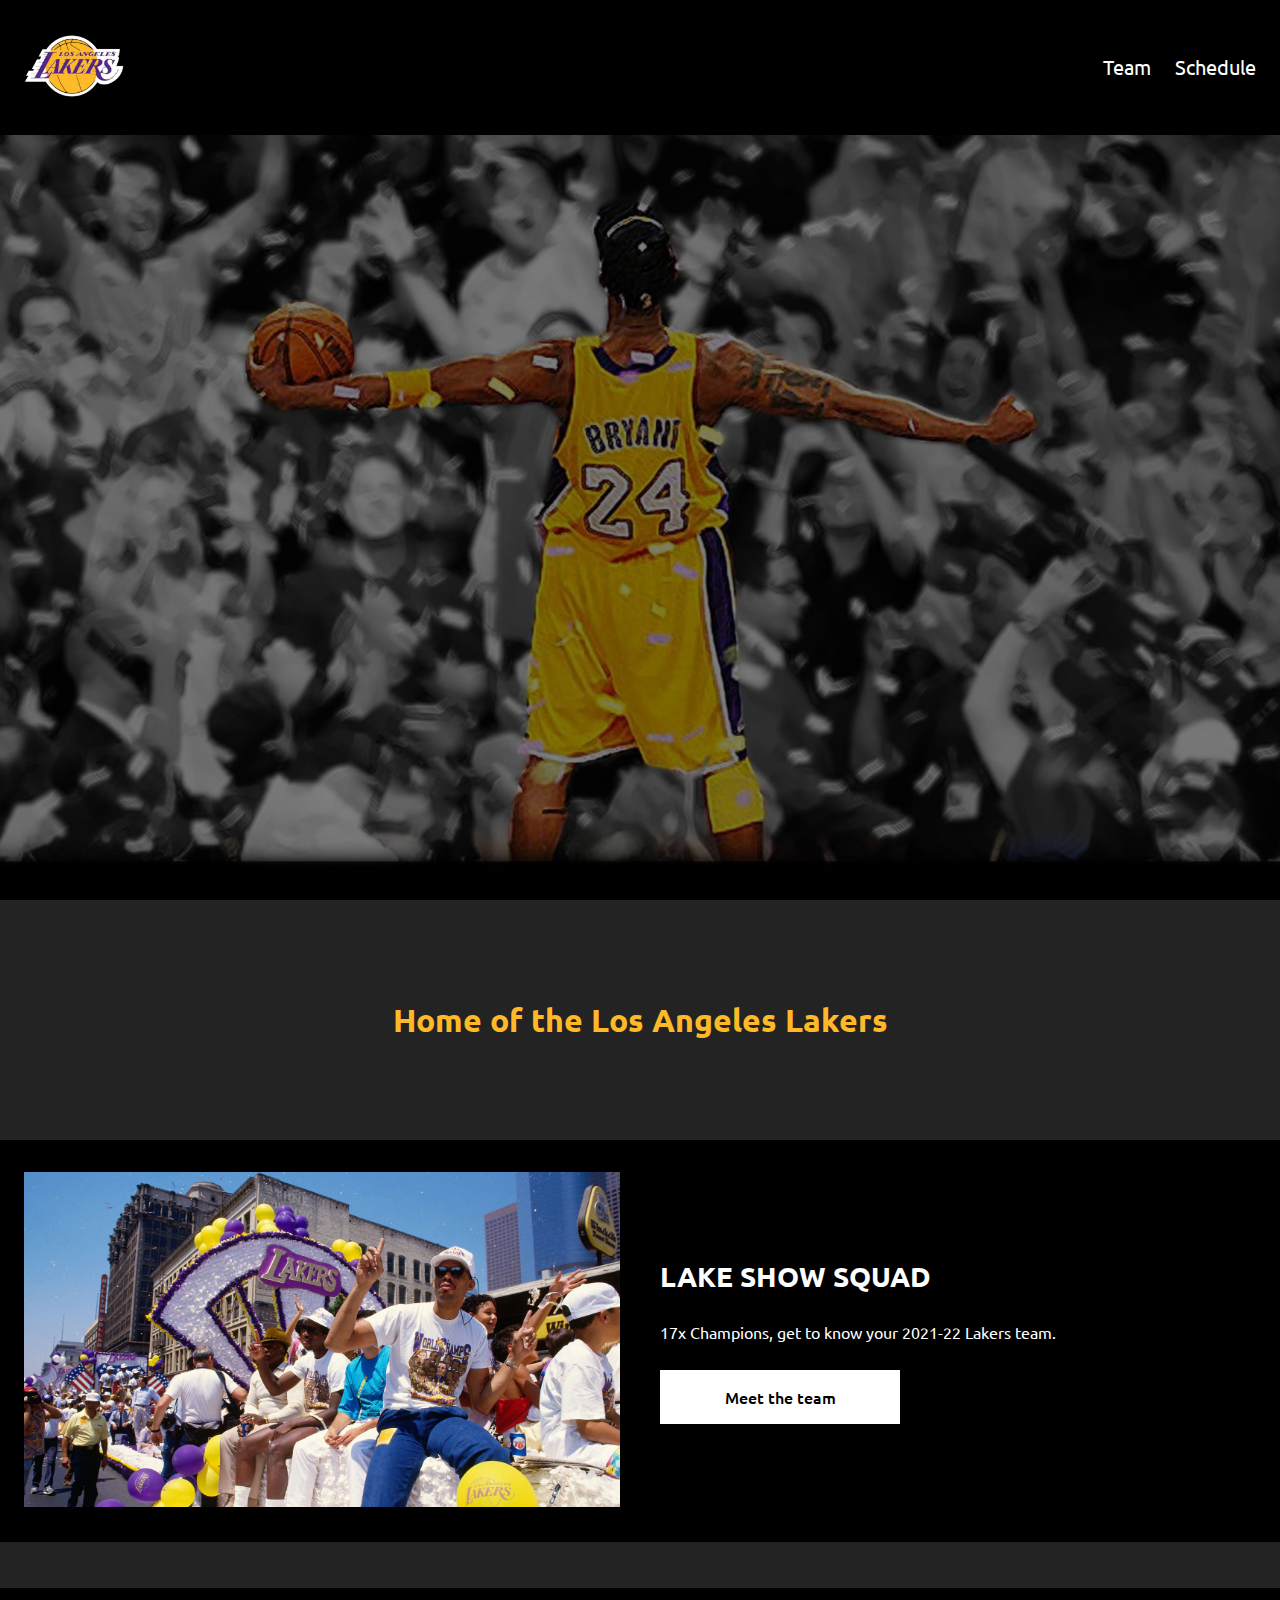
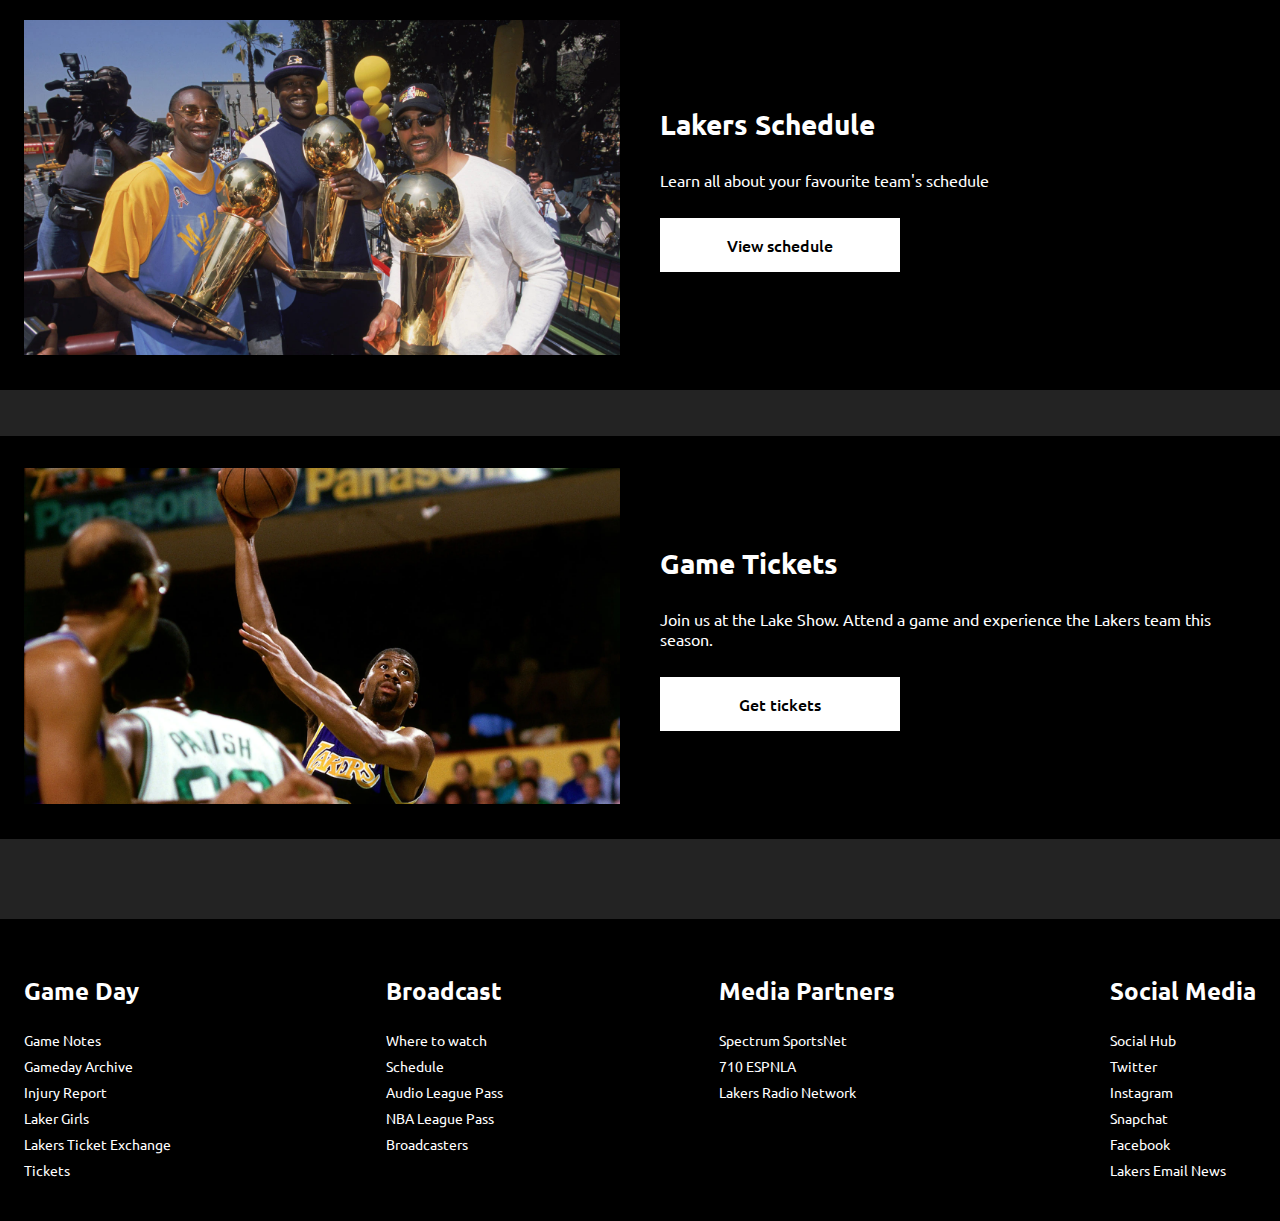
<file: landing-page/index.html>
<!DOCTYPE html>
<html lang="en">

<head>
      <meta charset="UTF-8" />
      <meta http-equiv="X-UA-Compatible" content="IE=edge" />
      <meta name="viewport" content="width=device-width, initial-scale=1.0" />
      <title>Los Angeles Lakers</title>
      <link rel="shortcut icon" type="image/x-icon" href="images/lakers70x70.webp">
      <link rel="preconnect" href="https://fonts.googleapis.com">
      <link rel="preconnect" href="https://fonts.gstatic.com" crossorigin>
      <link href="https://fonts.googleapis.com/css2?family=Ubuntu:ital,wght@0,300;0,400;0,500;0,700;1,300;1,400;1,500;1,700&display=swap" rel="stylesheet">
      <link rel="stylesheet" type="text/css" href="main.css" />
      <script type='text/javascript' src='app.js' defer></script>
</head>

<body>
      <nav class="dark-background">
            <div class="website-container navbar">
                  <section class="logo">
                        <a href="index.html">
                              <img style="width: 100px" src="images/logo.webp" alt="Los Angeles Lakers Team Crest" />
                        </a>
                  </section>
                  <section id="menu">
                        <a class='menu-item' href="team.html">Team</a>
                        <a class='menu-item' href="schedule.html">Schedule</a>
                  </section>
            </div>
      </nav>
      <main>

            <section class='hero-image'>
            </section>

            <section class='website-container'>
                  <h1 class='center-text accent'>Home of the Los Angeles Lakers</h1>
            </section>

            <section class="dark-background website-container">
                  <section class="responsive-grid">
                        <picture>
                              <img src="images/lakers-parade.webp" alt="Los Angeles Lakers Parade" />
                        </picture>
                        <section class='flex-text'>
                              <h2>LAKE SHOW SQUAD</h2>
                              <p>17x Champions, get to know your 2021-22 Lakers team.</p>
                              <button onclick=" location.href='team.html'" type="button">
                                    Meet the team
                              </button>
                        </section>
                  </section>
            </section>

            <div class="dark-background website-container">
                  <section class="responsive-grid">
                        <picture>
                              <img src="images/schedule-index.webp" alt="Los Angeles Lakers Team" />
                        </picture>
                        <section class='flex-text'>
                              <h2>Lakers Schedule</h2>
                              <p>Learn all about your favourite team's schedule</p>
                              <button onclick="location.href='schedule.html'" type="button">
                                    View schedule
                              </button>
                        </section>
                  </section>
            </div>

            <div class="dark-background website-container">
                  <section class="responsive-grid">
                        <picture>
                              <img src="images/tickets-index.webp" alt="A picture of Majic Johnson" />
                        </picture>
                        <section class='flex-text'>
                              <h2>Game Tickets</h2>
                              <p>Join us at the Lake Show. Attend a game and experience the Lakers team this season.</p>
                              <button onclick="location.href='tickets.html'" type="button">
                                    Get tickets
                              </button>
                        </section>
                  </section>
            </div>


      </main>
      <footer class='dark-background'>
            <div class='website-container'>
                  <div class='responsive-grid'>
                        <section class='footer-list'>
                              <h3>Game Day</h3>
                              <ul>
                                    <li>Game Notes</li>
                                    <li>Gameday Archive</li>
                                    <li>Injury Report</li>
                                    <li>Laker Girls</li>
                                    <li>Lakers Ticket Exchange</li>
                                    <li>Tickets</li>
                              </ul>
                        </section>
                        <section class='footer-list'>
                              <h3>Broadcast</h3>
                              <ul>
                                    <li>Where to watch</li>
                                    <li>Schedule</li>
                                    <li>Audio League Pass</li>
                                    <li>NBA League Pass</li>
                                    <li>Broadcasters</li>
                              </ul>
                        </section>
                        <section class='footer-list'>
                              <h3>Media Partners</h3>
                              <ul>
                                    <li>Spectrum SportsNet</li>
                                    <li>710 ESPNLA</li>
                                    <li>Lakers Radio Network</li>
                              </ul>
                        </section>
                        <section class='footer-list'>
                              <h3>Social Media</h3>
                              <ul>
                                    <li>Social Hub</li>
                                    <li>Twitter</li>
                                    <li>Instagram</li>
                                    <li>Snapchat</li>
                                    <li>Facebook</li>
                                    <li>Lakers Email News</li>
                              </ul>
                        </section>
                  </div>
            </div>
      </footer>
</body>

</html>
</file>
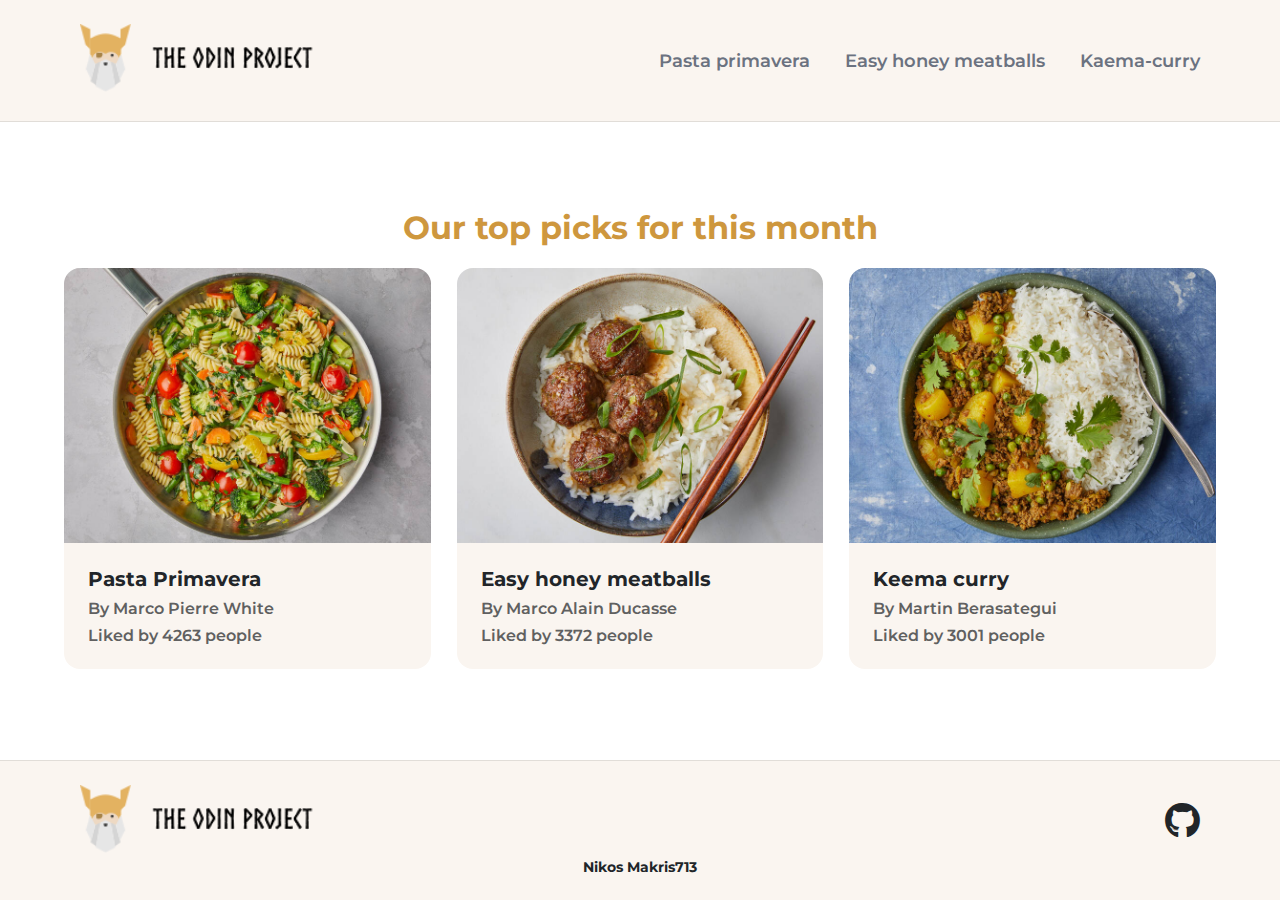
<file: recipe-pages/index.html>
<!DOCTYPE html>
<html lang="en">

<head>
      <meta charset="UTF-8">
      <meta http-equiv="X-UA-Compatible" content="IE=edge">
      <meta name="viewport" content="width=device-width, initial-scale=1.0">
      <link href="font-awesome/css/all.min.css" rel="stylesheet">
      <link rel="preconnect" href="https://fonts.googleapis.com">
      <link rel="preconnect" href="https://fonts.gstatic.com" crossorigin>
      <link href="https://fonts.googleapis.com/css2?family=Montserrat:ital,wght@0,100;0,200;0,300;0,400;0,500;0,600;0,700;0,800;0,900;1,100;1,200;1,300;1,400;1,500;1,600;1,700;1,800;1,900&display=swap" rel="stylesheet">
      <link href="css/styles.css" rel="stylesheet">
      <script src="js/script.js" defer></script>
      <link rel="icon" type="image/x-icon" href="/images/favicon.png">
      <title>Odin's Recipes</title>
</head>

<body>
      <header>
            <nav id="navigation-desktop" class="colored-section">
                  <section class="topnav width-wrapper">
                        <section class="logo">
                              <a href="index.html">
                                    <img src="images/logo.png" alt="logo">
                              </a>
                        </section>
                        <section class="menu-elemets">
                              <a href="pasta-primavera.html">Pasta primavera</a>
                              <a href="easy-honey-meatballs.html">Easy honey meatballs</a>
                              <a href="kaema-curry.html">Kaema-curry</a>
                        </section>
                  </section>
            </nav>

            <nav id="navigation-mobile" class="colored-section">
                  <section class="topnav width-wrapper">
                        <section class="logo">
                              <a href="index.html">
                                    <img src="images/logo.png" alt="logo">
                              </a>
                        </section>
                        <section class="hamburger-lines" onclick="clickMenu()">
                              <span class="line" id="line1"></span>
                              <span class="line" id="line2"></span>
                              <span class="line" id="line3"></span>
                        </section>
                  </section>
                  <section id="menu-elements-mobile" class="main-background">
                        <a href="pasta-primavera.html">Pasta primavera</a>
                        <a href="easy-honey-meatballs.html">Easy honey meatballs</a>
                        <a href="kaema-curry.html">Kaema-curry</a>
                  </section>
            </nav>
      </header>

      <main>
            <section class="width-wrapper recipes-reccomendations">
                  <h1 class="heading-centered accent header-space">Our top picks for this month</h1>
                  <div class="responsive-grid">
                        <article class="image-infobar-container">
                              <img class="recipe-image" src="images/pasta-primavera.jpeg" alt="A pasta primavera dish">
                              <section class="colored-section infobar">
                                    <a href='pasta-primavera.html'>
                                          <h3 class="m-0 ">Pasta Primavera</h3>
                                    </a>
                                    <h4 class="m-0 text-secondary">By Marco Pierre White</h4>
                                    <h4 class="m-0 text-secondary">Liked by 4263 people</h4>
                              </section>
                        </article>
                        <article class="image-infobar-container">
                              <img class="recipe-image" src="images/easy-honey-meatballs.jpeg" alt="Honey soy glazed meatballs">
                              <section class="colored-section infobar">
                                    <a href='easy-honey-meatballs.html'>
                                          <h3 class="m-0">Easy honey meatballs</h3>
                                    </a>
                                    <h4 class="m-0 text-secondary">By Marco Alain Ducasse</h4>
                                    <h4 class="m-0 text-secondary">Liked by 3372 people</h4>
                              </section>
                        </article>

                        <article class="image-infobar-container">
                              <img class="recipe-image" src="images/keema-curry.jpeg" alt="Kaema curry">
                              <section class="colored-section infobar">
                                    <a href='kaema-curry.html'>
                                          <h3 class="m-0">Keema curry</h3>
                                    </a>
                                    <h4 class="m-0 text-secondary">By Martin Berasategui</h4>
                                    <h4 class="m-0 text-secondary">Liked by 3001 people</h4>
                              </section>
                        </article>
                  </div>
            </section>
      </main>



      <footer class="colored-section">
            <section class="footer width-wrapper">
                  <section class="logo">
                        <a href="index.html">
                              <img src="images/logo.png" alt="logo">
                        </a>
                  </section>
                  <section class="flex">
                        <a aria-label="Website developer Github profile" href="https://github.com/NikosMakris713">
                              <i class="fab fa-github fa-2x"></i>
                        </a>
                  </section>
            </section>
            <a aria-label="Website developer Github profile" href="https://github.com/NikosMakris713">
                  <h5 class="heading-centered m-0">Nikos Makris713</h5>
            </a>
      </footer>

</body>

</html>
</file>
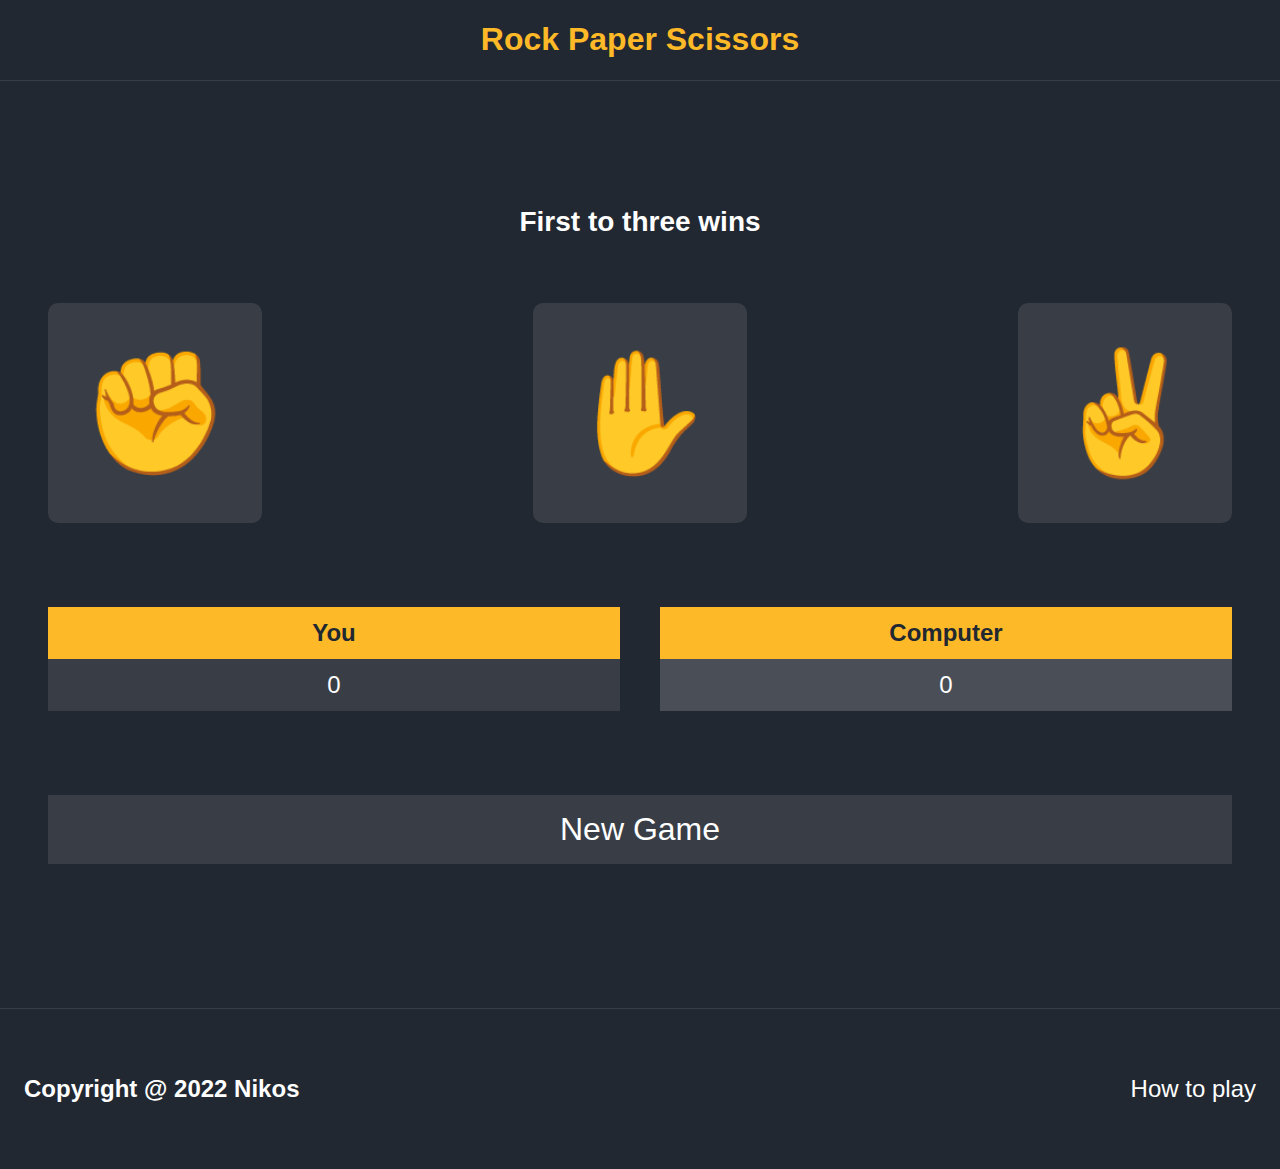
<file: rock-paper-scissors/index.html>
<!DOCTYPE html>
<html lang="en">

<head>
      <meta charset="UTF-8">
      <meta http-equiv="X-UA-Compatible" content="IE=edge">
      <meta name="viewport" content="width=device-width, initial-scale=1.0">
      <link rel="stylesheet" href="main.css">
      <script src="script.js" defer></script>
      <title>Rock Paper Scissors</title>
      <link rel="icon" type="image/x-icon" href="favicon.png">
</head>

<body>
      <header>
            <h1 class='center-text accent'>Rock Paper Scissors</h1>
      </header>
      <main>

            <section class='website-container'>
                  <h2 class='center-text' id='score-update'>First to three wins</h2>
                  <section class='website-container flex-row-center'>
                        <button class='sign-button'">✊</button>
                <button class=" sign-button">✋</button>
                        <button class="sign-button">✌</button>
                  </section>
                  <div class='website-container'>
                        <section class='flex-row-center'>
                              <table id='score-table-player'>
                                    <tr>
                                          <th scope="col">You</th>
                                    </tr>
                                    <tr class='game-info'>
                                          <td id='player-score' data-label="You">0</td>
                                    </tr>
                              </table>
                              <table id='score-table-computer'>
                                    <tr>
                                          <th scope="col">Computer</th>
                                    </tr>
                                    <tr class='game-info'>
                                          <td id='computer-score' data-label="Computer">0</td>
                                    </tr>
                              </table>
                        </section>
                  </div>
                  <div class='website-container'>
                        <button id='new-game-button'>New Game</button>
                  </div>

      </main>
      <footer>
            <section class='website-container flex-row-center'>
                  <h3>Copyright @ 2022 Nikos</h3>
                  <a href='https://wrpsa.com/the-official-rules-of-rock-paper-scissors/' target="_blank" rel="noopener noreferrer"'>How to play</a>
        </section>
    </footer>
</body>

</html>
</file>
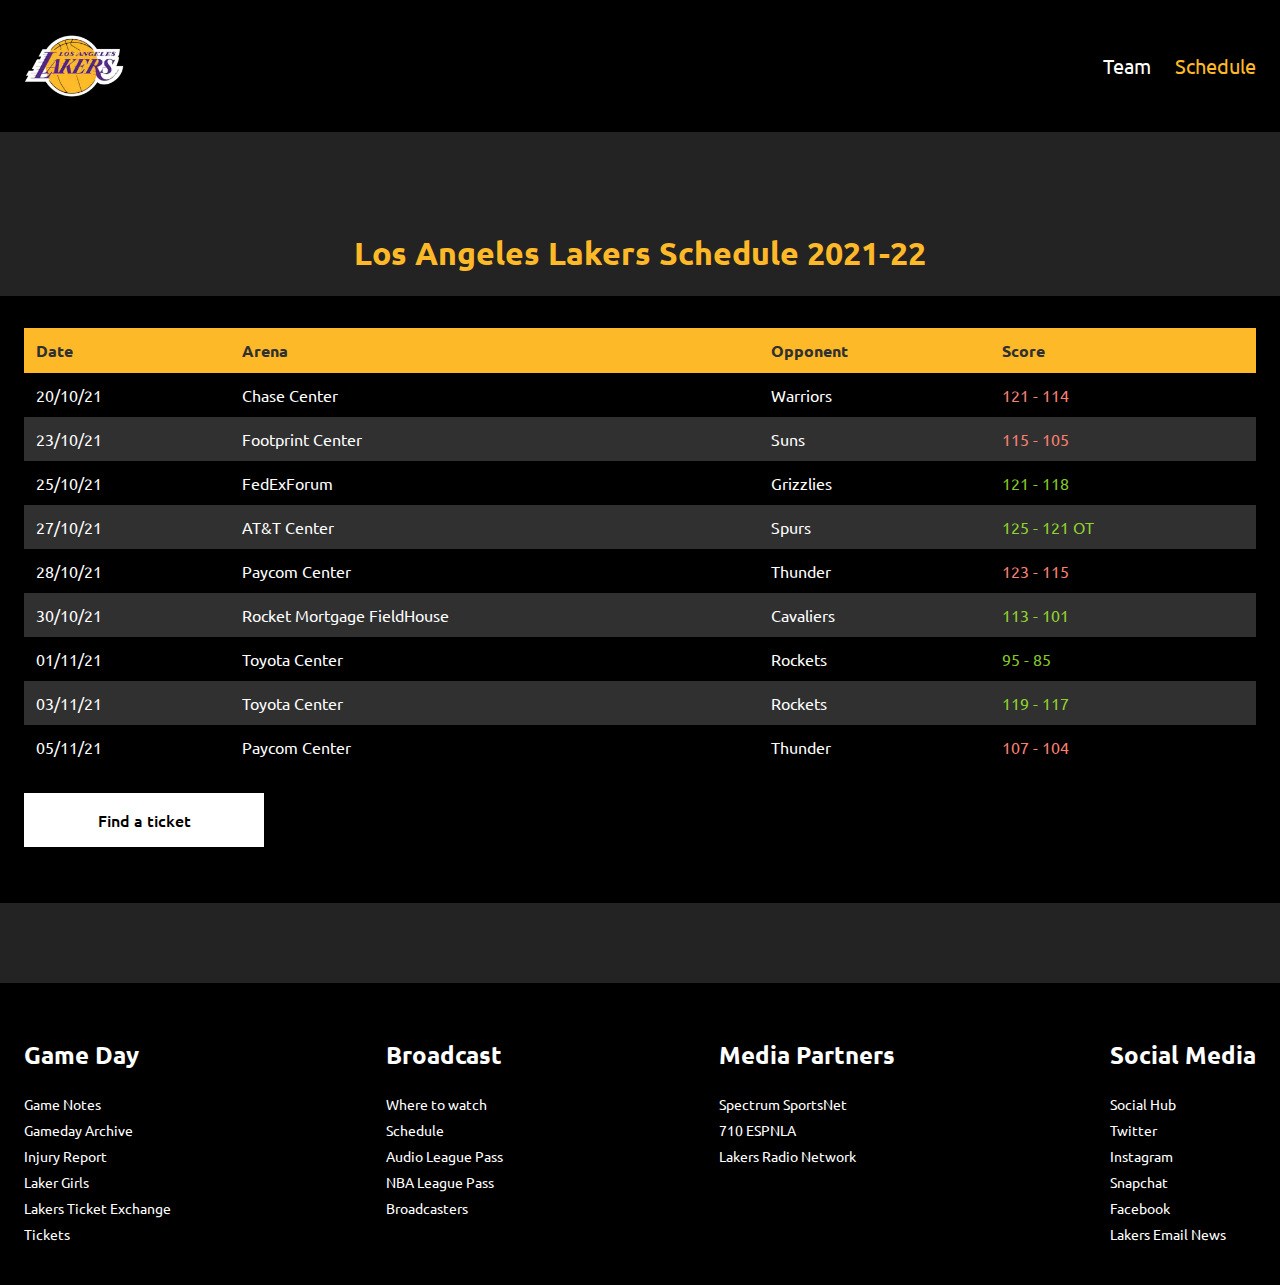
<file: landing-page/schedule.html>
<html lang="en">

<head>
      <meta charset="UTF-8" />
      <meta http-equiv="X-UA-Compatible" content="IE=edge" />
      <meta name="viewport" content="width=device-width, initial-scale=1.0" />
      <title>Los Angeles Lakers Schedule</title>
      <link rel="shortcut icon" type="image/x-icon" href="images/lakers70x70.webp">
      <link rel="preconnect" href="https://fonts.googleapis.com">
      <link rel="preconnect" href="https://fonts.gstatic.com" crossorigin>
      <link href="https://fonts.googleapis.com/css2?family=Ubuntu:ital,wght@0,300;0,400;0,500;0,700;1,300;1,400;1,500;1,700&display=swap" rel="stylesheet">
      <link rel="stylesheet" href="https://cdnjs.cloudflare.com/ajax/libs/font-awesome/6.1.1/css/all.min.css">
      <link rel="stylesheet" type="text/css" href="main.css" />
      <link rel="stylesheet" type="text/css" href="schedule.css" />
      <script type='text/javascript' src='app.js' defer></script>
      <script type='text/javascript' src='modal.js' defer></script>
</head>

<body>

      <nav class="dark-background">
            <div class="website-container navbar">
                  <section class="logo">
                        <a href="index.html">
                              <img style="width: 100px" src="images/logo.webp" alt="Los Angeles Lakers Team Crest" />
                        </a>
                  </section>
                  <section id="menu">
                        <a tabindex='0' class='menu-item' href="team.html">Team</a>
                        <a class='menu-item' href="schedule.html">Schedule</a>
                  </section>
            </div>
      </nav>
      <main>
            <section class="team-schedule">
                  <h1 class='center-text accent'>Los Angeles Lakers Schedule 2021-22</h1>
                  <div class="dark-background website-container">
                        <table id='schedule-table' style=" width: 100%;" cellpadding="12px">
                              <tbody>
                                    <thead>
                                          <th scope="col">Date</th>
                                          <th scope="col">Arena</th>
                                          <th scope="col">Opponent</th>
                                          <th scope="col">Score</th>
                                    </thead>
                                    <tr tabindex='1' class='game-info'>
                                          <td data-label="Date">20/10/21</td>
                                          <td data-label="Arena">Chase Center</td>
                                          <td data-label="Opponent">Warriors</td>
                                          <td data-label="Score" class='match-lost'>121 - 114</td>
                                    </tr>
                                    <tr tabindex='2' class='game-info'>
                                          <td data-label="Date">23/10/21</td>
                                          <td data-label="Arena">Footprint Center</td>
                                          <td data-label="Opponent">Suns</td>
                                          <td data-label="Score" class='match-lost'>115 - 105</td>
                                    </tr>
                                    <tr tabindex='3' class='game-info'>
                                          <td data-label="Date">25/10/21</td>
                                          <td data-label="Arena">FedExForum</td>
                                          <td data-label="Opponent" data-label="Arena">Grizzlies</td>
                                          <td data-label="Score" class='match-won'>121 - 118</td>
                                    </tr>
                                    <tr tabindex='4' class='game-info'>
                                          <td data-label="Date">27/10/21</td>
                                          <td data-label="Arena">AT&T Center</td>
                                          <td data-label="Opponent">Spurs</td>
                                          <td data-label="Score" class='match-won'>125 - 121 OT</td>
                                    </tr>
                                    <tr tabindex='5' class='game-info'>
                                          <td data-label="Date">28/10/21</td>
                                          <td data-label="Arena">Paycom Center</td>
                                          <td data-label="Opponent">Thunder</td>
                                          <td data-label="Score" class='match-lost'>123 - 115</td>
                                    </tr>
                                    <tr tabindex='6' class='game-info'>
                                          <td data-label="Date">30/10/21</td>
                                          <td data-label="Arena">Rocket Mortgage FieldHouse</td>
                                          <td data-label="Opponent">Cavaliers</td>
                                          <td data-label="Score" class='match-won'>113 - 101</td>
                                    </tr>
                                    <tr tabindex='7' class='game-info'>
                                          <td data-label="Date">01/11/21</td>
                                          <td data-label="Arena">Toyota Center</td>
                                          <td data-label="Opponent">Rockets</td>
                                          <td data-label="Score" class='match-won'>95 - 85</td>
                                    </tr>
                                    <tr tabindex='8' class='game-info'>
                                          <td data-label="Date">03/11/21</td>
                                          <td data-label="Arena">Toyota Center</td>
                                          <td data-label="Opponent">Rockets</td>
                                          <td data-label="Score" class='match-won'>119 - 117</td>
                                    </tr>
                                    <tr tabindex='9' class='game-info'>
                                          <td data-label="Date">05/11/21</td>
                                          <td data-label="Arena">Paycom Center</td>
                                          <td data-label="Opponent">Thunder</td>
                                          <td data-label="Score" class='match-lost'>107 - 104</td>
                                    </tr>
                              </tbody>
                        </table>
                        <button id="myBtn" class='spacer' type="button">Find a ticket</button>
                  </div>

                  </div>

                  <div id="myModal" class="modal">
                        <div class="modal-content">
                              <span class="close">&times;</span>
                              <section>
                                    <h3 class='center-text'>Match Details</h3>
                                    <table id='game-details' style=" width: 100%;" cellpadding="12px">
                                          <tbody>
                                                <thead>
                                                      <th scope="col">Date and time</th>
                                                      <th scope="col">Arena</th>
                                                      <th scope="col">Tickets</th>
                                                      <th scope="col">Watch live</th>
                                                </thead>
                                                <tr class='game-info'>
                                                      <td data-label="Date and time">20/10/21</td>
                                                      <td data-label="Arena">Chase Center</td>
                                                      <td data-label="Tickets"><a href='https://www.axs.com/venues/101242/crypto-com-arena-los-angeles-tickets'>axs</a></td>
                                                      <td data-label="Watch live"><a href='https://www.espnplayer.com/packages'>ESPN</td>
                                                </tr>
                                          </tbody>
                                    </table>
                              </section>
                        </div>

            </section>
            </div>
      </main>

      <footer class='dark-background'>
            <div class='website-container'>
                  <div class='responsive-grid'>
                        <section class='footer-list'>
                              <h3>Game Day</h3>
                              <ul>
                                    <li>Game Notes</li>
                                    <li>Gameday Archive</li>
                                    <li>Injury Report</li>
                                    <li>Laker Girls</li>
                                    <li>Lakers Ticket Exchange</li>
                                    <li>Tickets</li>
                              </ul>
                        </section>
                        <section class='footer-list'>
                              <h3>Broadcast</h3>
                              <ul>
                                    <li>Where to watch</li>
                                    <li>Schedule</li>
                                    <li>Audio League Pass</li>
                                    <li>NBA League Pass</li>
                                    <li>Broadcasters</li>
                              </ul>
                        </section>
                        <section class='footer-list'>
                              <h3>Media Partners</h3>
                              <ul>
                                    <li>Spectrum SportsNet</li>
                                    <li>710 ESPNLA</li>
                                    <li>Lakers Radio Network</li>
                              </ul>
                        </section>
                        <section class='footer-list'>
                              <h3>Social Media</h3>
                              <ul>
                                    <li>Social Hub</li>
                                    <li>Twitter</li>
                                    <li>Instagram</li>
                                    <li>Snapchat</li>
                                    <li>Facebook</li>
                                    <li>Lakers Email News</li>
                              </ul>
                        </section>
                  </div>
            </div>
      </footer>

</body>

</html>
</file>
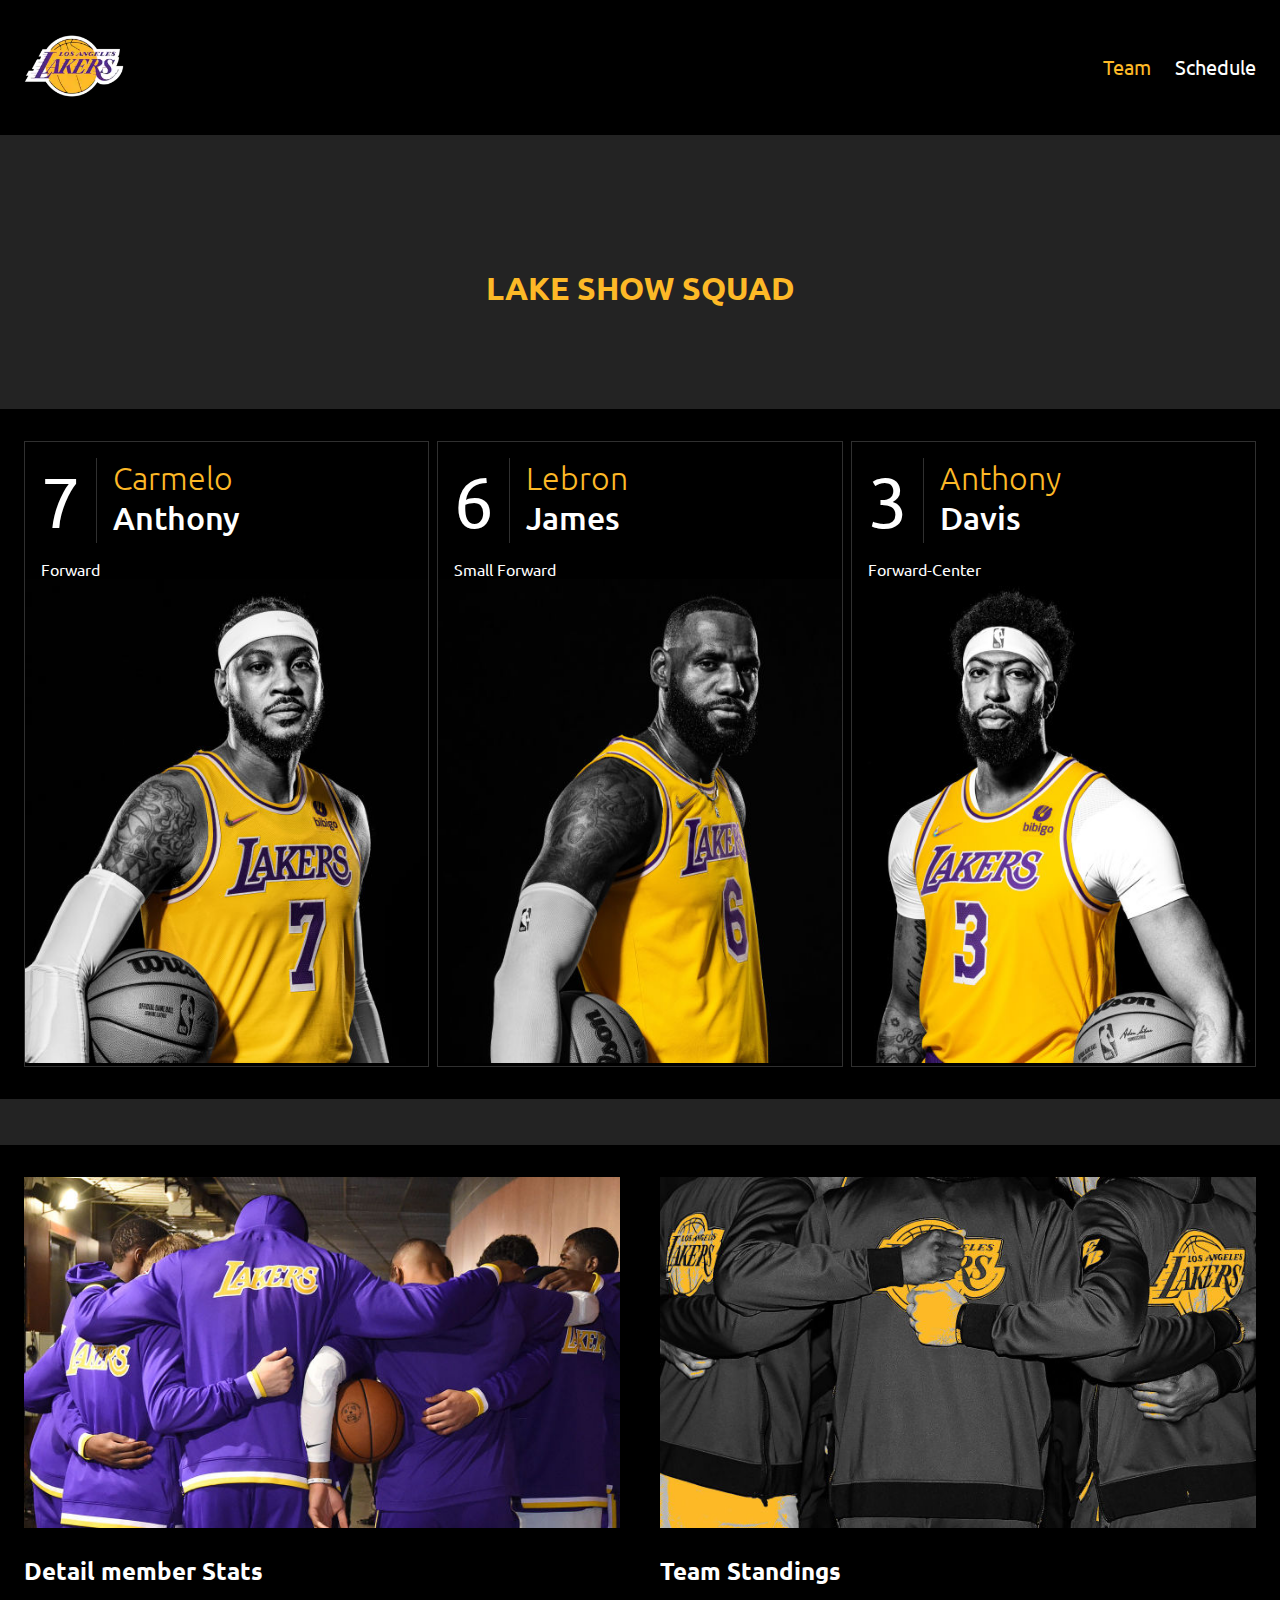
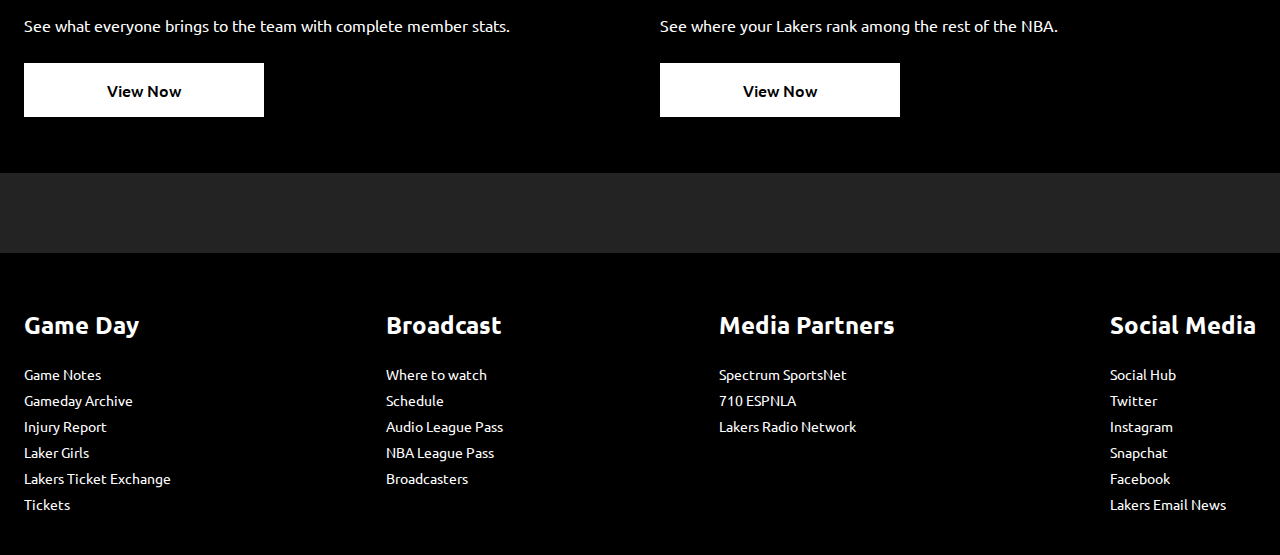
<file: landing-page/team.html>
<!DOCTYPE html>
<html lang="en">

<head>
      <meta charset="UTF-8" />
      <meta http-equiv="X-UA-Compatible" content="IE=edge" />
      <meta name="viewport" content="width=device-width, initial-scale=1.0" />
      <title>Los Angeles Lakers Squad</title>
      <link rel="shortcut icon" type="image/x-icon" href="images/lakers70x70.webp">
      <link rel="preconnect" href="https://fonts.googleapis.com">
      <link rel="preconnect" href="https://fonts.gstatic.com" crossorigin>
      <link href="https://fonts.googleapis.com/css2?family=Ubuntu:ital,wght@0,300;0,400;0,500;0,700;1,300;1,400;1,500;1,700&display=swap" rel="stylesheet">
      <link rel="stylesheet" type="text/css" href="main.css" />
      <script type='text/javascript' src='app.js' defer></script>
</head>

<body>
      <nav class="dark-background">
            <div class="website-container navbar">
                  <section class="Los Angeles Lakers Team Crest">
                        <a href="index.html">
                              <img style="width: 100px" src="images/logo.webp" alt="logo" />
                        </a>
                  </section>
                  <section id="menu">
                        <a class='menu-item' href="team.html">Team</a>
                        <a class='menu-item' href="schedule.html">Schedule</a>

                  </section>
            </div>
      </nav>
      <main>
            <section class="website-container">
                  <h1 class='center-text accent'>LAKE SHOW SQUAD</h1>
            </section>


            <div class="team-members">
                  <div class="website-container dark-background">
                        <div class="responsive-grid">
                              <article tabindex='1' class="member-card">
                                    <div class="member-card-header">
                                          <div class="member-number">7</div>
                                          <div class="member-card-header-name">
                                                <span class="member-firstName accent">Carmelo</span><br />
                                                <span class="member-lastName">Anthony</span>
                                          </div>
                                          <div class="member-position">
                                                <span>Forward</span>
                                          </div>
                                    </div>
                                    <picture class="member-picture">
                                          <img src="images/carmelo-anthony.jpeg" alt="A picture of Carmelo Anthony in a Los Angeles Lakers Jersey" />
                                          <ul class="member-information-list">
                                                <li class="member-information-list-item">
                                                      <span>Height</span><span>6′7″</span>
                                                </li>
                                                <li class="member-information-list-item">
                                                      <span>Position</span><span>Forward</span>
                                                </li>
                                                <li class="member-information-list-item">
                                                      <span>Date of birth</span><span>05/29/1984</span>
                                                </li>
                                                <li class="member-information-list-item">
                                                      <span>Years Pro</span><span>18</span>
                                                </li>
                                                <li class="member-information-list-item">
                                                      <span>Weight</span><span>238lbs</span>
                                                </li>
                                                <li class="member-information-list-item">
                                                      <span>From</span><span>SYRACUSE/USA</span>
                                                </li>
                                          </ul>
                                    </picture>
                              </article>

                              <article tabindex='2' class="member-card">
                                    <div class="member-card-header">
                                          <div class="member-number">6</div>
                                          <div class="member-card-header-name">
                                                <span class="member-firstName accent">Lebron</span><br />
                                                <span class="member-lastName">James</span>
                                          </div>
                                          <div class="member-position">
                                                <span>Small Forward</span>
                                          </div>
                                    </div>
                                    <picture class="member-picture">
                                          <img src="images/lebron-james.jpeg" alt="A picture of Lebron James in a Los Angeles Lakers Jersey" />
                                          <ul class="member-information-list">
                                                <li class="member-information-list-item">
                                                      <span>Height</span><span>6′9″</span>
                                                </li>
                                                <li class="member-information-list-item">
                                                      <span>Position</span><span>Forward</span>
                                                </li>
                                                <li class="member-information-list-item">
                                                      <span>Date of birth</span><span>12/30/1984</span>
                                                </li>
                                                <li class="member-information-list-item">
                                                      <span>Years Pro</span><span>18</span>
                                                </li>
                                                <li class="member-information-list-item">
                                                      <span>Weight</span><span>250lbs</span>
                                                </li>
                                                <li class="member-information-list-item">
                                                      <span>From</span><span>St. Vincent-St. Mary HS (OH)/USA</span>
                                                </li>
                                          </ul>
                                    </picture>
                              </article>

                              <article tabindex='3' class="member-card">
                                    <div class="member-card-header">
                                          <div class="member-number">3</div>
                                          <div class="member-card-header-name">
                                                <span class="member-firstName accent">Anthony</span><br />
                                                <span class="member-lastName">Davis</span>
                                          </div>
                                          <div class="member-position">
                                                <span>Forward-Center</span>
                                          </div>
                                    </div>
                                    <picture class="member-picture">
                                          <img src="images/anthony-davis.jpeg" alt="A picture of Anthony Davis in a Los Angeles Lakers Jersey" />
                                          <ul class="member-information-list">
                                                <li class="member-information-list-item">
                                                      <span>Height</span><span>6′10″</span>
                                                </li>
                                                <li class="member-information-list-item">
                                                      <span>Position</span><span>Forward-Center</span>
                                                </li>
                                                <li class="member-information-list-item">
                                                      <span>Date of birth</span><span>12/30/1993</span>
                                                </li>
                                                <li class="member-information-list-item">
                                                      <span>Years Pro</span><span>9</span>
                                                </li>
                                                <li class="member-information-list-item">
                                                      <span>Weight</span><span>253lbs</span>
                                                </li>
                                                <li class="member-information-list-item">
                                                      <span>From</span><span>Kentucky/USA</span>
                                                </li>
                                          </ul>
                                    </picture>
                              </article>
                        </div>
                  </div>
            </div>

            <div class="stats-rankings">
                  <div class="website-container dark-background">
                        <div class="responsive-grid">
                              <article class='member-stats'>
                                    <picture>
                                          <img src='images/team-photo.jpeg' alt='Team photo of the Los Angeles Lakers'>
                                    </picture>
                                    <section class='flex-text spacer'>
                                          <h3 class='card-title'>Detail member Stats</h3>
                                          <p>See what everyone brings to the team with complete member stats. </p>
                                          <button type='button'>View Now</button>
                                    </section>
                              </article>
                              <article class='team-ranking'>
                                    <picture>
                                          <img src='images/team-standings.jpeg' alt='Team photo of the Los Angeles Lakers'>
                                    </picture>
                                    <section class='flex-text spacer'>
                                          <h3 class='card-title'>Team Standings</h3>
                                          <p>See where your Lakers rank among the rest of the NBA.</p>
                                          <button type='button'>View Now</button>
                                    </section>
                              </article>
                        </div>
                  </div>
            </div>
      </main>
      <footer class='dark-background'>
            <div class='website-container'>
                  <div class='responsive-grid'>
                        <section class='footer-list'>
                              <h3>Game Day</h3>
                              <ul>
                                    <li>Game Notes</li>
                                    <li>Gameday Archive</li>
                                    <li>Injury Report</li>
                                    <li>Laker Girls</li>
                                    <li>Lakers Ticket Exchange</li>
                                    <li>Tickets</li>
                              </ul>
                        </section>
                        <section class='footer-list'>
                              <h3>Broadcast</h3>
                              <ul>
                                    <li>Where to watch</li>
                                    <li>Schedule</li>
                                    <li>Audio League Pass</li>
                                    <li>NBA League Pass</li>
                                    <li>Broadcasters</li>
                              </ul>
                        </section>
                        <section class='footer-list'>
                              <h3>Media Partners</h3>
                              <ul>
                                    <li>Spectrum SportsNet</li>
                                    <li>710 ESPNLA</li>
                                    <li>Lakers Radio Network</li>
                              </ul>
                        </section>
                        <section class='footer-list'>
                              <h3>Social Media</h3>
                              <ul>
                                    <li>Social Hub</li>
                                    <li>Twitter</li>
                                    <li>Instagram</li>
                                    <li>Snapchat</li>
                                    <li>Facebook</li>
                                    <li>Lakers Email News</li>
                              </ul>
                        </section>
                  </div>
            </div>
      </footer>
</body>

</html>
</file>
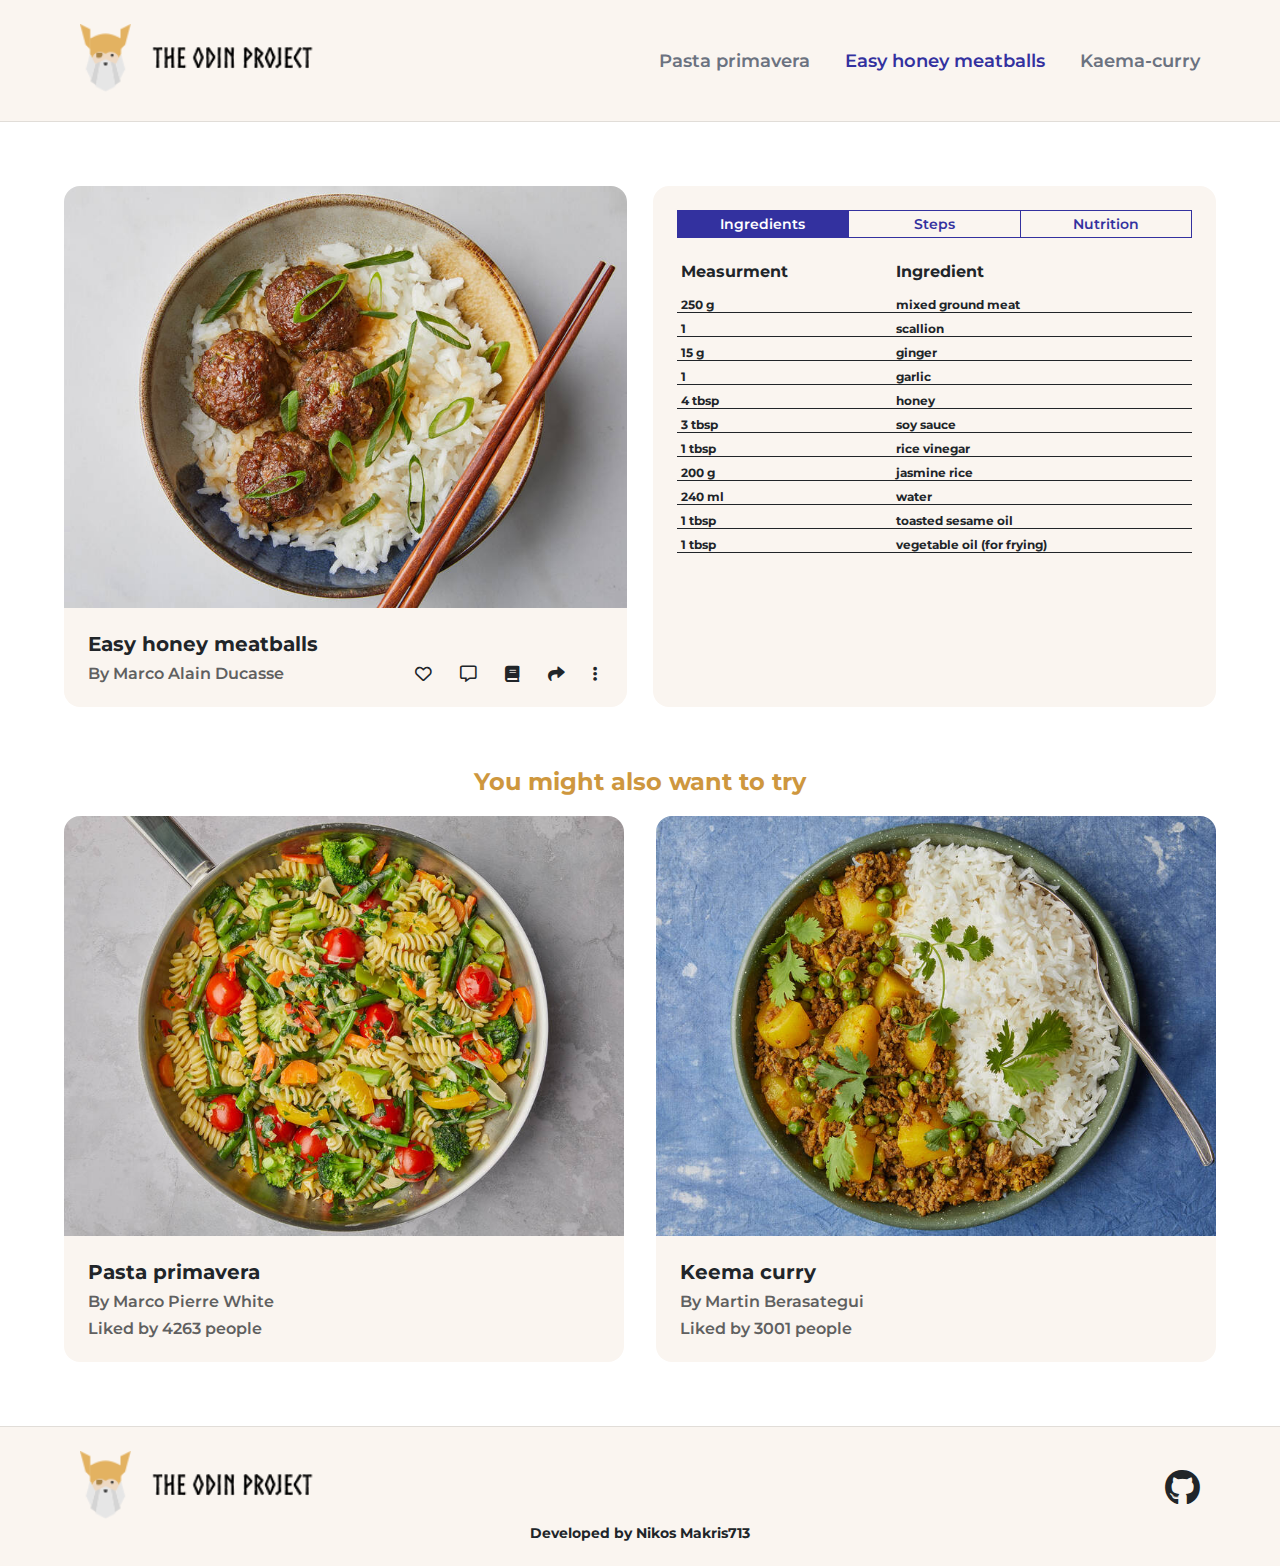
<file: recipe-pages/easy-honey-meatballs.html>
<!DOCTYPE html>
<html lang="en">

<head>
      <meta charset="UTF-8">
      <meta http-equiv="X-UA-Compatible" content="IE=edge">
      <meta name="viewport" content="width=device-width, initial-scale=1.0">
      <link href="font-awesome/css/all.min.css" rel="stylesheet">
      <link rel="preconnect" href="https://fonts.googleapis.com">
      <link rel="preconnect" href="https://fonts.gstatic.com" crossorigin>
      <link href="https://fonts.googleapis.com/css2?family=Montserrat:ital,wght@0,100;0,200;0,300;0,400;0,500;0,600;0,700;0,800;0,900;1,100;1,200;1,300;1,400;1,500;1,600;1,700;1,800;1,900&display=swap" rel="stylesheet">
      <link href="css/styles.css" rel="stylesheet">
      <script src="js/script.js" defer></script>
      <link rel="icon" type="image/x-icon" href="/images/favicon.png">
      <title>Easy honey meatballs</title>
</head>

<body>
      <header>
            <nav id="navigation-desktop" class="colored-section">
                  <section class="topnav width-wrapper">
                        <section class="logo">
                              <a href="index.html">
                                    <img src="images/logo.png" alt="logo">
                              </a>
                        </section>
                        <section class="menu-elemets">
                              <a href="pasta-primavera.html">Pasta primavera</a>
                              <a href="easy-honey-meatballs.html">Easy honey meatballs</a>
                              <a href="kaema-curry.html">Kaema-curry</a>
                        </section>
                  </section>
            </nav>

            <nav id="navigation-mobile" class="colored-section">
                  <section class="topnav width-wrapper">
                        <section class="logo">
                              <a href="index.html">
                                    <img src="images/logo.png" alt="logo">
                              </a>
                        </section>
                        <section class="hamburger-lines" onclick="clickMenu()">
                              <span class="line" id="line1"></span>
                              <span class="line" id="line2"></span>
                              <span class="line" id="line3"></span>
                        </section>
                  </section>
                  <section id="menu-elements-mobile" class="main-background">
                        <a href="pasta-primavera.html">Pasta primavera</a>
                        <a href="easy-honey-meatballs.html">Easy honey meatballs</a>
                        <a href="kaema-curry.html">Kaema-curry</a>
                  </section>
            </nav>
      </header>
      <main class="width-wrapper">

            <div class='responsive-grid single-recipe'>
                  <div class='image-infobar-container'>
                        <img class="recipe-image" src="images/easy-honey-meatballs.jpeg" alt="Easy honey meatballs dish">
                        <div class="colored-section infobar">
                              <h3 class="m-0">Easy honey meatballs</h3>
                              <div class='actions-container'>
                                    <h4 class='m-0 text-secondary'>By Marco Alain Ducasse</h4>
                                    <div class='actions'>
                                          <button aria-label="like button" class="social-action">
                                                <i class="far fa-heart fa-lg"></i>
                                          </button>
                                          <button aria-label="messages button" class="social-action">
                                                <i class="fa-regular fa-message fa-lg"></i>
                                          </button>
                                          <button aria-label="add to collection button" class="social-action">
                                                <i class="fa-solid fa-book fa-lg"></i>
                                          </button>
                                          <button aria-label="share repice button" class="social-action">
                                                <i class="fa-solid fa-share fa-lg"></i>
                                          </button>
                                          <button aria-label="more options button" class="social-action">
                                                <i class="fa-solid fa-ellipsis-vertical fa-lg"></i>
                                          </button>
                                    </div>
                              </div>
                        </div>
                  </div>
                  <div class='colored-section recipe-tabs-container'>
                        <div class=' recipe-tabs'>
                              <button class="recipe-tab active">Ingredients</button>
                              <button class="recipe-tab">Steps</button>
                              <button class="recipe-tab">Nutrition</button>
                        </div>
                        <div id='ingredients-content'>
                              <table id='ingredients-table' style=" width: 100%;">
                                    <tbody>
                                          <thead>
                                                <th scope="col">Measurment</th>
                                                <th scope="col">Ingredient</th>
                                          </thead>
                                          <tr class='ingredient-measurement'>
                                                <td data-label="Measurment">250 g</td>
                                                <td data-label="Ingredient">mixed ground meat</td>
                                          </tr>
                                          <tr class='ingredient-measurement'>
                                                <td data-label="Measurment">1</td>
                                                <td data-label="Ingredient">scallion</td>
                                          </tr>
                                          <tr class='ingredient-measurement'>
                                                <td data-label="Measurment">15 g</td>
                                                <td data-label="Ingredient">ginger</td>
                                          </tr>
                                          <tr class='ingredient-measurement'>
                                                <td data-label="Measurment">1</td>
                                                <td data-label="Ingredient">garlic</td>
                                          </tr>
                                          <tr class='ingredient-measurement'>
                                                <td data-label="Measurment">4 tbsp</td>
                                                <td data-label="Ingredient">honey</td>
                                          </tr>
                                          <tr class='ingredient-measurement'>
                                                <td data-label="Measurment">3 tbsp</td>
                                                <td data-label="Ingredient">soy sauce</td>
                                          </tr>
                                          <tr class='ingredient-measurement'>
                                                <td data-label="Measurment">1 tbsp</td>
                                                <td data-label="Ingredient">rice vinegar</td>
                                          </tr>
                                          <tr class='ingredient-measurement'>
                                                <td data-label="Measurment">200 g</td>
                                                <td data-label="Ingredient">jasmine rice</td>
                                          </tr>
                                          <tr class='ingredient-measurement'>
                                                <td data-label="Measurment">240 ml</td>
                                                <td data-label="Ingredient">water</td>
                                          </tr>
                                          <tr class='ingredient-measurement'>
                                                <td data-label="Measurment">1 tbsp</td>
                                                <td data-label="Ingredient">toasted sesame oil</td>
                                          </tr>
                                          <tr class='ingredient-measurement'>
                                                <td data-label="Measurment">1 tbsp</td>
                                                <td data-label="Ingredient">vegetable oil (for frying)</td>
                                          </tr>
                                    </tbody>
                              </table>
                        </div>
                        <div id='steps-content'>
                              <section class='recipe-step'>
                                    <h4>Step 1</h4>
                                    <p>Preheat oven to 200°C/425°F. Thinly slice scallion, set some aside for garnish, then mince the remaining scallion.
                                          Peel ginger and garlic. For the glaze, add honey, most of the soy sauce, and rice vinegar to a small bowl.
                                          Grate over approx. ⅓ of the ginger and mix to combine.
                                    </p>
                              </section>
                              <section class='recipe-step'>
                                    <h4>Step 2</h4>
                                    <p>
                                          Wash and rinse the rice in a fine sieve until the water runs clear, then transfer to a pot with a lid. Add water, cover with a lid, and bring to a boil.
                                          Once boiling, reduce heat to low and cook for approx. 10 min. After the cooking time, remove from heat, keeping covered, and set aside.
                                    </p>
                              </section>
                              <section class='recipe-step'>
                                    <h4>Step 3</h4>
                                    <p>
                                          In the meantime, add ground meat to a large bowl along with scallions, toasted sesame oil, and remaining soy sauce.
                                          Use a fine grater to grate remaining ginger and garlic into the bowl. Mix gently until well combined.
                                          Then use your hands to roll the mixture into evenly sized meatballs about the size of a whole walnut and place them onto a baking sheet.
                                    </p>
                              </section>
                              <section class='recipe-step'>
                                    <h4>Step 4</h4>
                                    <p>
                                          Transfer the meatballs to the preheated oven and bake at 200°C/425°F until cooked through, approx. 8 min., brushing with the honey-soy glaze halfway through.
                                          Then turn on the grill function of your oven, brush the meatballs with more glaze, and grill for approx. 3 min., or until the meatballs turn nicely brown on top.
                                          Remove from the oven and brush again with remaining glaze. Serve meatballs with rice and garnish with sliced scallion as desired. Enjoy!
                                    </p>
                              </section>
                        </div>
                        <div id='nutrition-content'>
                              <table id='nutrition-table' style=" width: 100%;">
                                    <tbody>
                                          <thead>
                                                <th scope="col">Nutrients</th>
                                                <th scope="col">Amount</th>
                                          </thead>
                                          <tr class='nutrient-value'>
                                                <td data-label="Measurment">Total calories</td>
                                                <td data-label="Ingredient">996</td>
                                          </tr>
                                          <tr class='nutrient-value'>
                                                <td data-label="Measurment">Fat</td>
                                                <td data-label="Ingredient">42 g</td>
                                          </tr>
                                          <tr class='nutrient-value'>
                                                <td data-label="Measurment">Protein</td>
                                                <td data-label="Ingredient">32 g</td>
                                          </tr>
                                          <tr class='nutrient-value'>
                                                <td data-label="Measurment">Carb</td>
                                                <td data-label="Ingredient">122 g</td>
                                          </tr>
                                    </tbody>
                              </table>
                        </div>
                  </div>
            </div>
            <section class="recipe-suggestions-container">
                  <h2 class='heading-centered accent'>You might also want to try</h2>
                  <section class='recipe-suggestions'>
                        <article class="image-infobar-container">
                              <img class="recipe-image" src="images/pasta-primavera.jpeg" alt="Pasta primavera dish">
                              <section class="colored-section infobar">
                                    <div class="recipe-details">
                                          <a href=''>
                                                <h3 class="m-0">Pasta primavera</h3>
                                          </a>
                                          <h4 class="m-0 text-secondary">By Marco Pierre White</h4>
                                          <h4 class="m-0 text-secondary">Liked by 4263 people</h4>
                                    </div>
                              </section>
                        </article>

                        <article class="image-infobar-container">
                              <img class="recipe-image" src="images/keema-curry.jpeg" alt="Kaema curry dish">
                              <section class="colored-section infobar">
                                    <div class="recipe-details">
                                          <a href='kaema-curry.html'>
                                                <h3 class="m-0">Keema curry</h3>
                                          </a>
                                          <h4 class="m-0 text-secondary"> By Martin Berasategui</h4>
                                          <h4 class="m-0 text-secondary">Liked by 3001 people</h4>
                                    </div>
                              </section>
                        </article>
                  </section>
            </section>
      </main>
      <footer class="colored-section">
            <section class="footer width-wrapper">
                  <section class="logo">
                        <a href="index.html">
                              <img src="images/logo.png" alt="logo">
                        </a>
                  </section>
                  <section class="flex">
                        <a aria-label="Website developer Github profile" href="https://github.com/NikosMakris713">
                              <i class="fab fa-github fa-2x"></i>
                        </a>
                  </section>
            </section>
            <a aria-label="Website developer Github profile" href="https://github.com/NikosMakris713">
                  <h5 class="heading-centered m-0">Developed by Nikos Makris713</h5>
            </a>
      </footer>
</body>

</html>
</file>
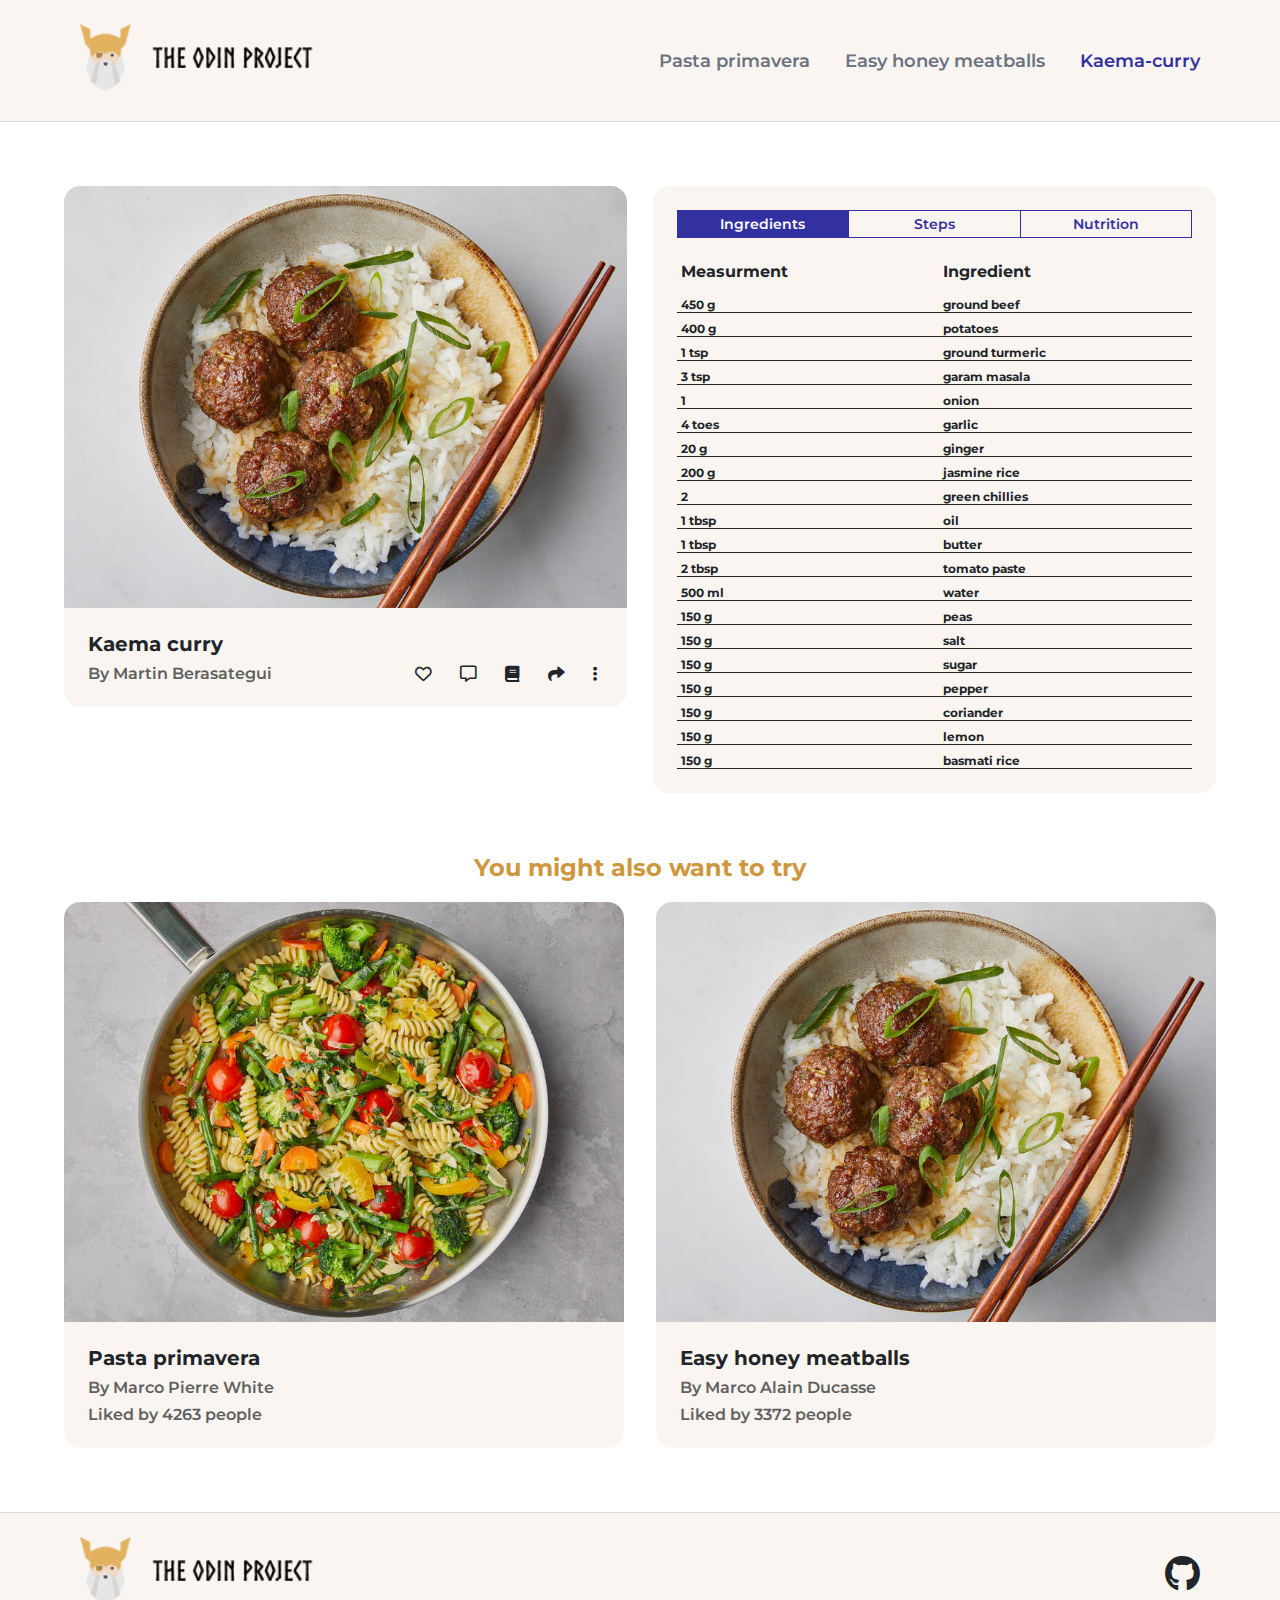
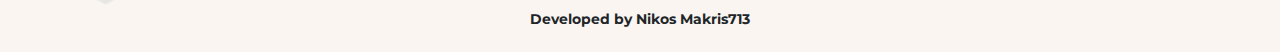
<file: recipe-pages/kaema-curry.html>
<!DOCTYPE html>
<html lang="en">

<head>
      <meta charset="UTF-8">
      <meta http-equiv="X-UA-Compatible" content="IE=edge">
      <meta name="viewport" content="width=device-width, initial-scale=1.0">
      <link href="font-awesome/css/all.min.css" rel="stylesheet">
      <link rel="preconnect" href="https://fonts.googleapis.com">
      <link rel="preconnect" href="https://fonts.gstatic.com" crossorigin>
      <link href="https://fonts.googleapis.com/css2?family=Montserrat:ital,wght@0,100;0,200;0,300;0,400;0,500;0,600;0,700;0,800;0,900;1,100;1,200;1,300;1,400;1,500;1,600;1,700;1,800;1,900&display=swap" rel="stylesheet">
      <link href="css/styles.css" rel="stylesheet">
      <script src="js/script.js" defer></script>
      <link rel="icon" type="image/x-icon" href="/images/favicon.png">
      <title>Kaema Curry</title>
</head>

<body>
      <header>
            <nav id="navigation-desktop" class="colored-section">
                  <section class="topnav width-wrapper">
                        <section class="logo">
                              <a href="index.html">
                                    <img src="images/logo.png" alt="logo">
                              </a>
                        </section>
                        <section class="menu-elemets">
                              <a href="pasta-primavera.html">Pasta primavera</a>
                              <a href="easy-honey-meatballs.html">Easy honey meatballs</a>
                              <a href="kaema-curry.html">Kaema-curry</a>
                        </section>
                  </section>
            </nav>

            <nav id="navigation-mobile" class="colored-section">
                  <section class="topnav width-wrapper">
                        <section class="logo">
                              <a href="index.html">
                                    <img src="images/logo.png" alt="logo">
                              </a>
                        </section>
                        <section class="hamburger-lines" onclick="clickMenu()">
                              <span class="line" id="line1"></span>
                              <span class="line" id="line2"></span>
                              <span class="line" id="line3"></span>
                        </section>
                  </section>
                  <section id="menu-elements-mobile" class="main-background">
                        <a href="pasta-primavera.html">Pasta primavera</a>
                        <a href="easy-honey-meatballs.html">Easy honey meatballs</a>
                        <a href="kaema-curry.html">Kaema-curry</a>
                  </section>
            </nav>
      </header>
      <main class="width-wrapper">

            <div class='responsive-grid single-recipe'>
                  <div class='image-infobar-container'>
                        <img class="recipe-image" src="images/easy-honey-meatballs.jpeg" alt="Easy honey meatballs dish">
                        <div class="colored-section infobar">
                              <h3 class="m-0">Kaema curry</h3>
                              <div class='actions-container'>
                                    <h4 class='m-0 text-secondary'>By Martin Berasategui</h4>
                                    <div class='actions'>
                                          <button aria-label="like button" class="social-action">
                                                <i class="far fa-heart fa-lg"></i>
                                          </button>
                                          <button aria-label="messages button" class="social-action">
                                                <i class="fa-regular fa-message fa-lg"></i>
                                          </button>
                                          <button aria-label="add to collection button" class="social-action">
                                                <i class="fa-solid fa-book fa-lg"></i>
                                          </button>
                                          <button aria-label="share repice button" class="social-action">
                                                <i class="fa-solid fa-share fa-lg"></i>
                                          </button>
                                          <button aria-label="more options button" class="social-action">
                                                <i class="fa-solid fa-ellipsis-vertical fa-lg"></i>
                                          </button>
                                    </div>
                              </div>
                        </div>
                  </div>
                  <div class='colored-section recipe-tabs-container'>
                        <div class=' recipe-tabs'>
                              <button class="recipe-tab active">Ingredients</button>
                              <button class="recipe-tab">Steps</button>
                              <button class="recipe-tab">Nutrition</button>
                        </div>
                        <div id='ingredients-content'>
                              <table id='ingredients-table' style=" width: 100%;">
                                    <tbody>
                                          <thead>
                                                <th scope="col">Measurment</th>
                                                <th scope="col">Ingredient</th>
                                          </thead>
                                          <tr class='ingredient-measurement'>
                                                <td data-label="Measurment">450 g</td>
                                                <td data-label="Ingredient"> ground beef</td>
                                          </tr>
                                          <tr class='ingredient-measurement'>
                                                <td data-label="Measurment">400 g</td>
                                                <td data-label="Ingredient">potatoes</td>
                                          </tr>
                                          <tr class='ingredient-measurement'>
                                                <td data-label="Measurment">1 tsp</td>
                                                <td data-label="Ingredient">ground turmeric</td>
                                          </tr>
                                          <tr class='ingredient-measurement'>
                                                <td data-label="Measurment">3 tsp</td>
                                                <td data-label="Ingredient">garam masala</td>
                                          </tr>
                                          <tr class='ingredient-measurement'>
                                                <td data-label="Measurment">1</td>
                                                <td data-label="Ingredient">onion</td>
                                          </tr>
                                          <tr class='ingredient-measurement'>
                                                <td data-label="Measurment">4 toes</td>
                                                <td data-label="Ingredient">garlic</td>
                                          </tr>
                                          <tr class='ingredient-measurement'>
                                                <td data-label="Measurment">20 g</td>
                                                <td data-label="Ingredient">ginger</td>
                                          </tr>
                                          <tr class='ingredient-measurement'>
                                                <td data-label="Measurment">200 g</td>
                                                <td data-label="Ingredient">jasmine rice</td>
                                          </tr>
                                          <tr class='ingredient-measurement'>
                                                <td data-label="Measurment">2</td>
                                                <td data-label="Ingredient">green chillies</td>
                                          </tr>
                                          <tr class='ingredient-measurement'>
                                                <td data-label="Measurment">1 tbsp</td>
                                                <td data-label="Ingredient">oil</td>
                                          </tr>
                                          <tr class='ingredient-measurement'>
                                                <td data-label="Measurment">1 tbsp</td>
                                                <td data-label="Ingredient">butter</td>
                                          </tr>
                                          <tr class='ingredient-measurement'>
                                                <td data-label="Measurment">2 tbsp</td>
                                                <td data-label="Ingredient">tomato paste</td>
                                          </tr>
                                          <tr class='ingredient-measurement'>
                                                <td data-label="Measurment">500 ml</td>
                                                <td data-label="Ingredient">water</td>
                                          </tr>
                                          <tr class='ingredient-measurement'>
                                                <td data-label="Measurment">150 g</td>
                                                <td data-label="Ingredient">peas</td>
                                          </tr>
                                          <tr class='ingredient-measurement'>
                                                <td data-label="Measurment">150 g</td>
                                                <td data-label="Ingredient">salt</td>
                                          </tr>
                                          <tr class='ingredient-measurement'>
                                                <td data-label="Measurment">150 g</td>
                                                <td data-label="Ingredient">sugar</td>
                                          </tr>
                                          <tr class='ingredient-measurement'>
                                                <td data-label="Measurment">150 g</td>
                                                <td data-label="Ingredient">pepper</td>
                                          </tr>
                                          <tr class='ingredient-measurement'>
                                                <td data-label="Measurment">150 g</td>
                                                <td data-label="Ingredient">coriander</td>
                                          </tr>
                                          <tr class='ingredient-measurement'>
                                                <td data-label="Measurment">150 g</td>
                                                <td data-label="Ingredient">lemon</td>
                                          </tr>
                                          <tr class='ingredient-measurement'>
                                                <td data-label="Measurment">150 g</td>
                                                <td data-label="Ingredient">basmati rice</td>
                                          </tr>
                                    </tbody>
                              </table>
                        </div>
                        <div id='steps-content'>
                              <section class='recipe-step'>
                                    <h4>Step 1</h4>
                                    <p>Finely dice the onion. Then crush the garlic cloves with the flat side of the knife.
                                          Chop the ginger and finely chop the chillies. Then peel and quarter the potatoes.
                                    </p>
                              </section>
                              <section class='recipe-step'>
                                    <h4>Step 2</h4>
                                    <p>
                                          Heat the oil and butter in a large saucepan with a lid on medium-high. Add the onions, ginger and garlic,
                                          season with a pinch of salt and sauté for about 5 minutes. Now add the minced meat, sauté on high and
                                          break up with a wooden spoon. Season with salt and continue frying until the meat is nicely browned.
                                    </p>
                              </section>
                              <section class='recipe-step'>
                                    <h4>Step 3</h4>
                                    <p>
                                          Add the green chili, ground turmeric and garam masala and continue frying for approx. 1 min.
                                          Now add the tomato paste and sauté for another 2 minutes. Add the potatoes, stir well and deglaze with water.
                                          Bring to the boil, reduce the heat and simmer, covered, for approx. 20 minutes.
                                    </p>
                              </section>
                              <section class='recipe-step'>
                                    <h4>Step 4</h4>
                                    <p>
                                          Add the peas and simmer for another 10 minutes until the peas are done.
                                          Season the curry with salt, sugar, pepper and lemon juice as needed.
                                          Garnish with fresh coriander and serve with basmati rice. Enjoy your meal!
                                    </p>
                              </section>
                        </div>
                        <div id='nutrition-content'>
                              <table id='nutrition-table' style=" width: 100%;">
                                    <tbody>
                                          <thead>
                                                <th scope="col">Nutrients</th>
                                                <th scope="col">Amount</th>
                                          </thead>
                                          <tr class='nutrient-value'>
                                                <td data-label="Measurment">Total calories</td>
                                                <td data-label="Ingredient">492</td>
                                          </tr>
                                          <tr class='nutrient-value'>
                                                <td data-label="Measurment">Fat</td>
                                                <td data-label="Ingredient">29 g</td>
                                          </tr>
                                          <tr class='nutrient-value'>
                                                <td data-label="Measurment">Protein</td>
                                                <td data-label="Ingredient">25 g</td>
                                          </tr>
                                          <tr class='nutrient-value'>
                                                <td data-label="Measurment">Carb</td>
                                                <td data-label="Ingredient">33 g</td>
                                          </tr>
                                    </tbody>
                              </table>
                        </div>
                  </div>
            </div>
            <section class="recipe-suggestions-container">
                  <h2 class='heading-centered accent'>You might also want to try</h2>
                  <section class='recipe-suggestions'>
                        <article class="image-infobar-container">
                              <img class="recipe-image" src="images/pasta-primavera.jpeg" alt="Pasta primavera dish">
                              <section class="colored-section infobar">
                                    <div class="recipe-details">
                                          <a href=''>
                                                <h3 class="m-0">Pasta primavera</h3>
                                          </a>
                                          <h4 class="m-0 text-secondary">By Marco Pierre White</h4>
                                          <h4 class="m-0 text-secondary">Liked by 4263 people</h4>
                                    </div>
                              </section>
                        </article>

                        <article class="image-infobar-container">
                              <img class="recipe-image" src="images/easy-honey-meatballs.jpeg" alt="Easy honey meatballs dish">
                              <section class="colored-section infobar">
                                    <div class="recipe-details">
                                          <a href='kaema-curry.html'>
                                                <h3 class="m-0">Easy honey meatballs</h3>
                                          </a>
                                          <h4 class="m-0 text-secondary"> By Marco Alain Ducasse</h4>
                                          <h4 class="m-0 text-secondary">Liked by 3372 people</h4>
                                    </div>
                              </section>
                        </article>
                  </section>
            </section>
      </main>
      <footer class="colored-section">
            <section class="footer width-wrapper">
                  <section class="logo">
                        <a href="index.html">
                              <img src="images/logo.png" alt="logo">
                        </a>
                  </section>
                  <section class="flex">
                        <a aria-label="Website developer Github profile" href="https://github.com/NikosMakris713">
                              <i class="fab fa-github fa-2x"></i>
                        </a>
                  </section>
            </section>
            <a aria-label="Website developer Github profile" href="https://github.com/NikosMakris713">
                  <h5 class="heading-centered m-0">Developed by Nikos Makris713</h5>
            </a>
      </footer>
</body>

</html>
</file>
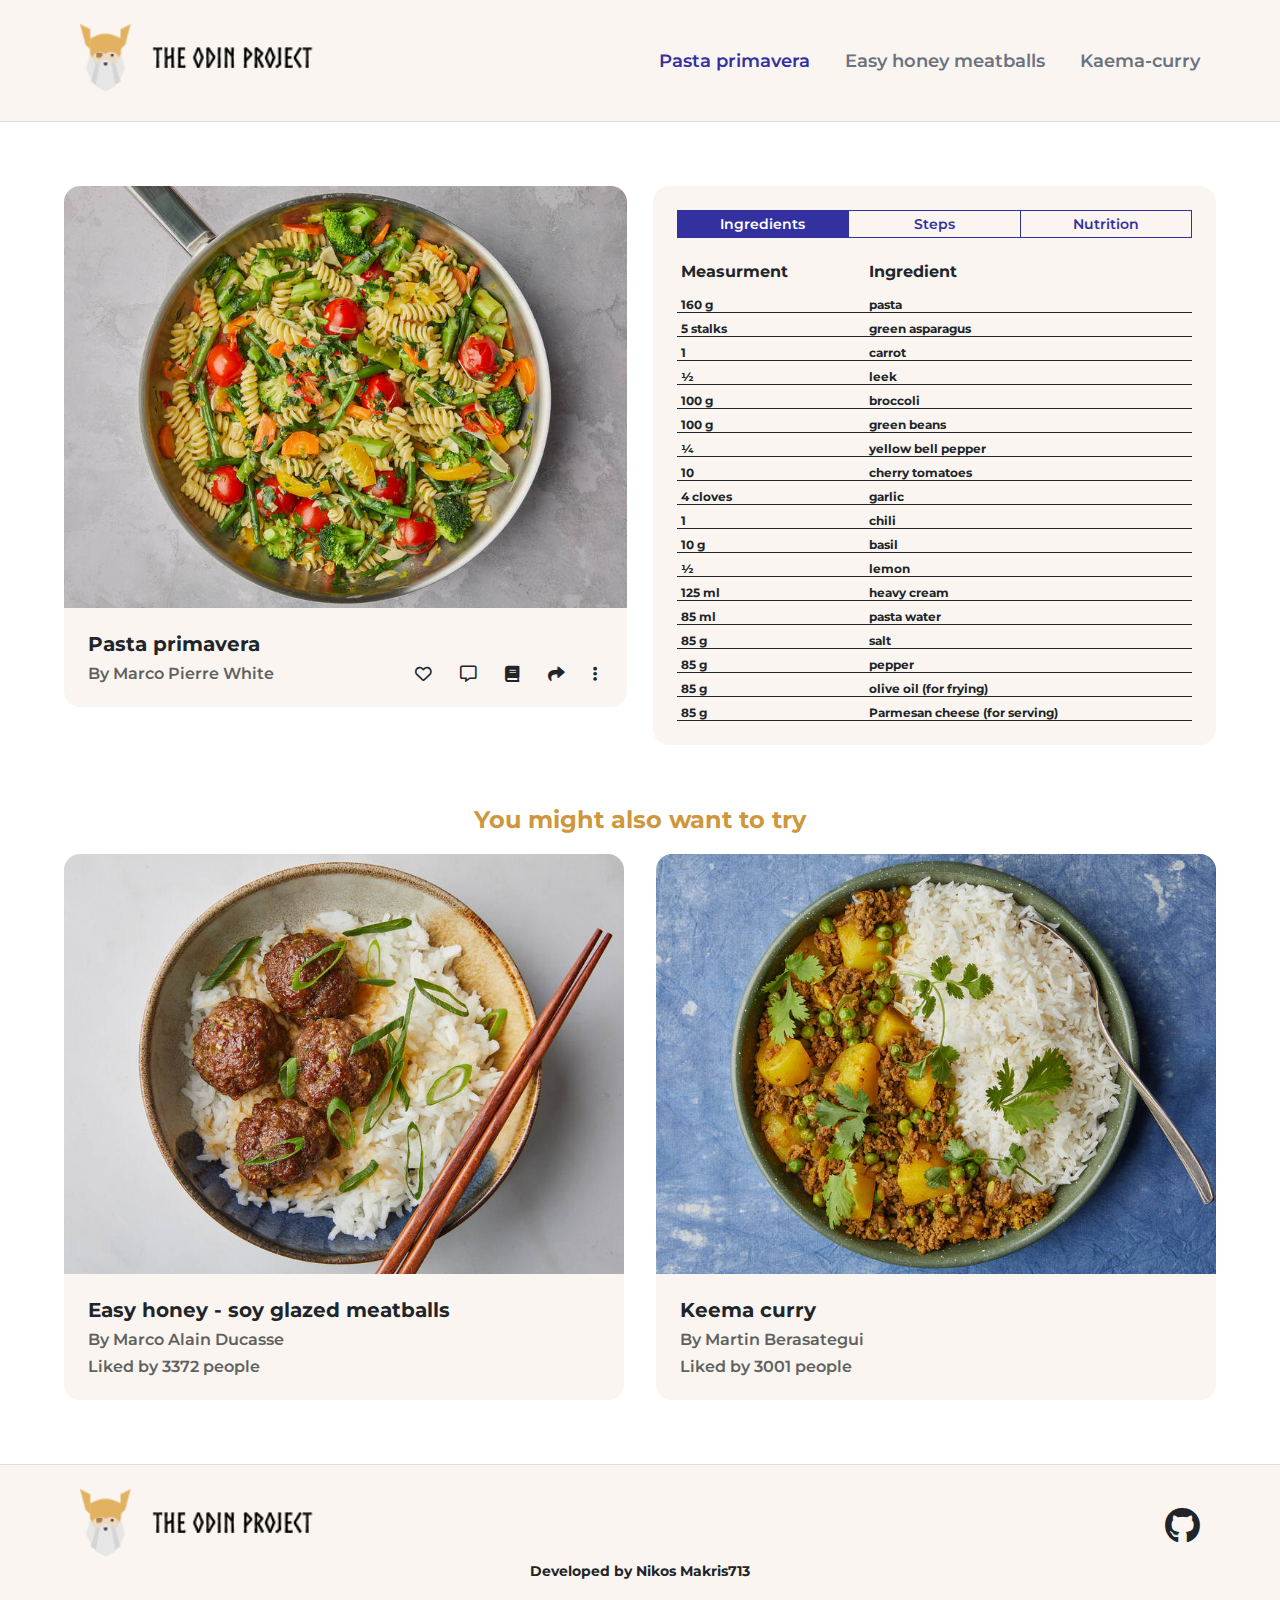
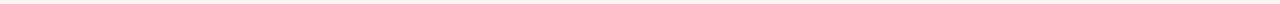
<file: recipe-pages/pasta-primavera.html>
<!DOCTYPE html>
<html lang="en">

<head>
      <meta charset="UTF-8">
      <meta http-equiv="X-UA-Compatible" content="IE=edge">
      <meta name="viewport" content="width=device-width, initial-scale=1.0">
      <link href="font-awesome/css/all.min.css" rel="stylesheet">
      <link rel="preconnect" href="https://fonts.googleapis.com">
      <link rel="preconnect" href="https://fonts.gstatic.com" crossorigin>
      <link href="https://fonts.googleapis.com/css2?family=Montserrat:ital,wght@0,100;0,200;0,300;0,400;0,500;0,600;0,700;0,800;0,900;1,100;1,200;1,300;1,400;1,500;1,600;1,700;1,800;1,900&display=swap" rel="stylesheet">
      <link href="css/styles.css" rel="stylesheet">
      <script src="js/script.js" defer></script>
      <link rel="icon" type="image/x-icon" href="/images/favicon.png">
      <title>Pasta Primavera</title>
</head>

<body>
      <header>
            <nav id="navigation-desktop" class="colored-section">
                  <section class="topnav width-wrapper">
                        <section class="logo">
                              <a href="index.html">
                                    <img src="images/logo.png" alt="logo">
                              </a>
                        </section>
                        <section class="menu-elemets">
                              <a href="pasta-primavera.html">Pasta primavera</a>
                              <a href="easy-honey-meatballs.html">Easy honey meatballs</a>
                              <a href="kaema-curry.html">Kaema-curry</a>
                        </section>
                  </section>
            </nav>

            <nav id="navigation-mobile" class="colored-section">
                  <section class="topnav width-wrapper">
                        <section class="logo">
                              <a href="index.html">
                                    <img src="images/logo.png" alt="logo">
                              </a>
                        </section>
                        <section class="hamburger-lines" onclick="clickMenu()">
                              <span class="line" id="line1"></span>
                              <span class="line" id="line2"></span>
                              <span class="line" id="line3"></span>
                        </section>
                  </section>
                  <section id="menu-elements-mobile" class="main-background">
                        <a href="pasta-primavera.html">Pasta primavera</a>
                        <a href="easy-honey-meatballs.html">Easy honey meatballs</a>
                        <a href="kaema-curry.html">Kaema-curry</a>
                  </section>
            </nav>
      </header>
      <main class="width-wrapper">

            <div class='responsive-grid single-recipe'>
                  <div class='image-infobar-container'>
                        <img class="recipe-image" src="images/pasta-primavera.jpeg" alt="Pasta primavera dish">
                        <div class="colored-section infobar">
                              <h3 class="m-0">Pasta primavera</h3>
                              <div class='actions-container'>
                                    <h4 class='m-0 text-secondary'>By Marco Pierre White</h4>
                                    <div class='actions'>
                                          <button aria-label="like button" class="social-action">
                                                <i class="far fa-heart fa-lg"></i>
                                          </button>
                                          <button aria-label="messages button" class="social-action">
                                                <i class="fa-regular fa-message fa-lg"></i>
                                          </button>
                                          <button aria-label="add to collection button" class="social-action">
                                                <i class="fa-solid fa-book fa-lg"></i>
                                          </button>
                                          <button aria-label="share repice button" class="social-action">
                                                <i class="fa-solid fa-share fa-lg"></i>
                                          </button>
                                          <button aria-label="more options button" class="social-action">
                                                <i class="fa-solid fa-ellipsis-vertical fa-lg"></i>
                                          </button>
                                    </div>
                              </div>
                        </div>
                  </div>
                  <div class='colored-section recipe-tabs-container'>
                        <div class=' recipe-tabs'>
                              <button class="recipe-tab active">Ingredients</button>
                              <button class="recipe-tab">Steps</button>
                              <button class="recipe-tab">Nutrition</button>
                        </div>
                        <div id='ingredients-content'>
                              <table id='ingredients-table' style=" width: 100%;">
                                    <tbody>
                                          <thead>
                                                <th scope="col">Measurment</th>
                                                <th scope="col">Ingredient</th>
                                          </thead>
                                          <tr class='ingredient-measurement'>
                                                <td data-label="Measurment">160 g </td>
                                                <td data-label="Ingredient">pasta</td>
                                          </tr>
                                          <tr class='ingredient-measurement'>
                                                <td data-label="Measurment">5 stalks</td>
                                                <td data-label="Ingredient">green asparagus</td>
                                          </tr>
                                          <tr class='ingredient-measurement'>
                                                <td data-label="Measurment">1</td>
                                                <td data-label="Ingredient">carrot</td>
                                          </tr>
                                          <tr class='ingredient-measurement'>
                                                <td data-label="Measurment">½</td>
                                                <td data-label="Ingredient">leek</td>
                                          </tr>
                                          <tr class='ingredient-measurement'>
                                                <td data-label="Measurment">100 g</td>
                                                <td data-label="Ingredient">broccoli</td>
                                          </tr>
                                          <tr class='ingredient-measurement'>
                                                <td data-label="Measurment">100 g</td>
                                                <td data-label="Ingredient">green beans</td>
                                          </tr>
                                          <tr class='ingredient-measurement'>
                                                <td data-label="Measurment">¼</td>
                                                <td data-label="Ingredient">yellow bell pepper</td>
                                          </tr>
                                          <tr class='ingredient-measurement'>
                                                <td data-label="Measurment">10</td>
                                                <td data-label="Ingredient">cherry tomatoes</td>
                                          </tr>
                                          <tr class='ingredient-measurement'>
                                                <td data-label="Measurment">4 cloves</td>
                                                <td data-label="Ingredient">garlic</td>
                                          </tr>
                                          <tr class='ingredient-measurement'>
                                                <td data-label="Measurment">1</td>
                                                <td data-label="Ingredient">chili</td>
                                          </tr>
                                          <tr class='ingredient-measurement'>
                                                <td data-label="Measurment">10 g</td>
                                                <td data-label="Ingredient">basil</td>
                                          </tr>
                                          <tr class='ingredient-measurement'>
                                                <td data-label="Measurment">½</td>
                                                <td data-label="Ingredient">lemon</td>
                                          </tr>
                                          <tr class='ingredient-measurement'>
                                                <td data-label="Measurment">125 ml</td>
                                                <td data-label="Ingredient">heavy cream</td>
                                          </tr>
                                          <tr class='ingredient-measurement'>
                                                <td data-label="Measurment">85 ml</td>
                                                <td data-label="Ingredient">pasta water</td>
                                          </tr>
                                          <tr class='ingredient-measurement'>
                                                <td data-label="Measurment">85 g</td>
                                                <td data-label="Ingredient">salt</td>
                                          </tr>
                                          <tr class='ingredient-measurement'>
                                                <td data-label="Measurment">85 g</td>
                                                <td data-label="Ingredient">pepper</td>
                                          </tr>
                                          <tr class='ingredient-measurement'>
                                                <td data-label="Measurment">85 g</td>
                                                <td data-label="Ingredient">olive oil (for frying)</td>
                                          </tr>
                                          <tr class='ingredient-measurement'>
                                                <td data-label="Measurment">85 g</td>
                                                <td data-label="Ingredient">Parmesan cheese (for serving)</td>
                                          </tr>
                                    </tbody>
                              </table>
                        </div>
                        <div id='steps-content'>
                              <section class='recipe-step'>
                                    <h4>Step 1</h4>
                                    <p>Bring a large pot of heavily salted water to a boil. Trim asparagus and cut into pieces approx.
                                          1 in. / 3 cm long. Peel and slice carrot. Cut bell pepper into thin strips and cut the strips in half.
                                          Trim green beans and cut in half. Divide broccoli into small florets. Peel and slice garlic and slice chili.
                                          Roughly chop parsley and basil. Thinly slice leek. Zest lemon.
                                    </p>
                              </section>
                              <section class='recipe-step'>
                                    <h4>Step 2</h4>
                                    <p>
                                          Heat olive oil in a large frying pan over medium heat. Add garlic, chili, carrot, leeks, and bell pepper to the pan and sauté,
                                          stirring occasionally, until the vegetables soften (don’t let them get brown), approx. 7 – 10 min. Season with salt and a generous
                                          amount of black pepper. Add pasta to boiling, salted water.
                                    </p>
                              </section>
                              <section class='recipe-step'>
                                    <h4>Step 3</h4>
                                    <p>
                                          Approx. 5 min. before the pasta cooking time is up, add green beans and asparagus to the pot. Let cook for approx. 3 min.,
                                          then add broccoli florets. Drain the pasta and vegetables, reserving some of the pasta water in a small bowl or mug.
                                    </p>
                              </section>
                              <section class='recipe-step'>
                                    <h4>Step 4</h4>
                                    <p>
                                          Add whole cherry tomatoes, heavy cream, pasta water, and the drained pasta and vegetables to the pan and turn up the heat to the highest setting.
                                          Toss the pasta and vegetables until the sauce thickens slightly and starts to coat the pasta, approx. 2 min. Add lemon zest, basil, parsley and stir.
                                          Serve immediately topped with Parmesan cheese and more freshly ground black pepper, if desired. Enjoy!
                                    </p>
                              </section>
                        </div>
                        <div id='nutrition-content'>
                              <table id='nutrition-table' style=" width: 100%;">
                                    <tbody>
                                          <thead>
                                                <th scope="col">Nutrients</th>
                                                <th scope="col">Amount</th>
                                          </thead>
                                          <tr class='nutrient-value'>
                                                <td data-label="Measurment">Total calories</td>
                                                <td data-label="Ingredient">720</td>
                                          </tr>
                                          <tr class='nutrient-value'>
                                                <td data-label="Measurment">Fat</td>
                                                <td data-label="Ingredient">36g</td>
                                          </tr>
                                          <tr class='nutrient-value'>
                                                <td data-label="Measurment">Protein</td>
                                                <td data-label="Ingredient">20g</td>
                                          </tr>
                                          <tr class='nutrient-value'>
                                                <td data-label="Measurment">Carb</td>
                                                <td data-label="Ingredient">81g</td>
                                          </tr>
                                    </tbody>
                              </table>
                        </div>
                  </div>
            </div>
            <section class="recipe-suggestions-container">
                  <h2 class='heading-centered accent'>You might also want to try</h2>
                  <section class='recipe-suggestions'>
                        <article class="image-infobar-container">
                              <img class="recipe-image" src="images/easy-honey-meatballs.jpeg" alt="Easy honey meatballs dish">
                              <section class="colored-section infobar">
                                    <div class="recipe-details">
                                          <a href=''>
                                                <h3 class="m-0">Easy honey - soy glazed meatballs</h3>
                                          </a>
                                          <h4 class="m-0 text-secondary">By Marco Alain Ducasse</h4>
                                          <h4 class="m-0 text-secondary">Liked by 3372 people</h4>
                                    </div>
                              </section>
                        </article>

                        <article class="image-infobar-container">
                              <img class="recipe-image" src="images/keema-curry.jpeg" alt="A pasta primavera dish">
                              <section class="colored-section infobar">
                                    <div class="recipe-details">
                                          <a href='kaema-curry.html'>
                                                <h3 class="m-0">Keema curry</h3>
                                          </a>
                                          <h4 class="m-0 text-secondary"> By Martin Berasategui</h4>
                                          <h4 class="m-0 text-secondary">Liked by 3001 people</h4>
                                    </div>
                              </section>
                        </article>
                  </section>
            </section>
      </main>
      <footer class="colored-section">
            <section class="footer width-wrapper">
                  <section class="logo">
                        <a href="index.html">
                              <img src="images/logo.png" alt="logo">
                        </a>
                  </section>
                  <section class="flex">
                        <a aria-label="Website developer Github profile" href="https://github.com/NikosMakris713">
                              <i class="fab fa-github fa-2x"></i>
                        </a>
                  </section>
            </section>
            <a aria-label="Website developer Github profile" href="https://github.com/NikosMakris713">
                  <h5 class="heading-centered m-0">Developed by Nikos Makris713</h5>
            </a>
      </footer>
</body>

</html>
</file>
<file: landing-page/main.css>
/* Set default styles */

* {
	box-sizing: border-box;
	color: #fff;
	font-family: 'Ubuntu', sans-serif;
}

html {
	font-size: 62.5%;
}

::selection {
	background-color: #fdb927;
	color: purple;
}

h1 {
	font-size: 3.2rem;
}

h2 {
	font-size: 2.8rem;
}

h3 {
	font-size: 2.4rem;
}
h4 {
	font-size: 2rem;
}

h5 {
	font-size: 1.6rem;
}

h6 {
	font-size: 1.2rem;
}
p {
	font-size: 1.6rem;
}

a {
	font-size: 1.6rem;
	text-decoration: none;
}

a:hover,
a:active,
a:focus {
	color: #fdb927;
}

button {
	background-color: #fff;
	border: none;
	font-size: 1.6rem;
	font-weight: 500;
	padding: 0.8rem 1.2rem;
	color: #000;
	width: 24rem;
	height: 5.4rem;
}

button:hover {
	background-color: #fdb927;
	color: purple;
}

img {
	width: 100%;
	object-fit: contain;
}

body {
	margin: 0;
	display: grid;
	grid-template-rows: min-content auto min-content;
	row-gap: 8rem;
	background-color: #232323;
	color: #fff;
}

main {
	background-color: #232323;
	display: grid;
	row-gap: 4.6rem;
}

nav {
	position: -webkit-sticky;
	position: sticky;
	top: 0;
	z-index: 999;
}

footer .responsive-grid {
	grid-template-columns: auto auto auto auto;
	justify-content: space-between;
}

nav .website-container,
footer .website-container {
	max-width: 144.8rem;
}

/* End set default styles */

/* Set reusable styles */

.center-text {
	text-align: center;
}

.active {
	color: #fdb927;
}

.accent {
	color: #fdb927;
}

.spacer {
	margin: 2.4rem 0;
}

.dark-background {
	background-color: #000;
}

.website-container {
	max-width: 140rem;
	width: 100%;
	margin: 0 auto;
	padding: 3.2rem 2.4rem;
}

.responsive-grid {
	display: grid;
	grid-template-columns: repeat(auto-fit, minmax(40rem, 1fr));
	gap: 4rem;
	max-width: 100%;
}

.flex-text > * {
	margin: 0;
}

.flex-text {
	display: flex;
	flex-direction: column;
	justify-content: center;
	row-gap: 2.8rem;
}

/* Set reusable styles */

/* Set navigation bar and footer styles */

#menu {
	display: flex;
	column-gap: 2.4rem;
}

#menu a {
	font-size: 2rem;
}

.navbar {
	display: flex;
	justify-content: space-between;
	align-items: center;
}

.footer-list li {
	font-size: 1.4rem;
	list-style: none;
	margin: 0.8rem 0;
}

.footer-list ul {
	padding: 0;
}

.hero-image {
	background-image: linear-gradient(rgba(0, 0, 0, 0.5), rgba(0, 0, 0, 0.5)),
		url('images/homepage-hero-image.jpg');
	height: calc(100vh - 13.47rem);
	background-position: center;
	background-repeat: no-repeat;
	background-size: cover;
	position: relative;
	margin-top: -8rem;
}

/* End set navigation bar and footer styles */

/* Set member card styles */

.member-card {
	border: 1px solid #303030;
}

.member-information-list {
	opacity: 0;
	transition: opacity 300ms ease-out;
}

.member-card:hover .member-information-list,
.member-card:focus .member-information-list {
	opacity: 1;
	transition: opacity 300ms ease-in;
}

.member-card:hover,
.member-card:focus {
	border: 1px solid #fdb927;
	outline: none;
}

.member-card:hover img,
.member-card:focus img {
	opacity: 0.5;
}

.member-picture img {
	max-height: calc(100vh - 30rem);
}

.member-card-header {
	display: flex;
	flex-wrap: wrap;
	gap: 1.6rem;
	padding: 1.6rem 1.6rem 0 1.6rem;
}

.member-number {
	font-size: 7rem;
	padding-right: 1.6rem;
	border-right: 1px solid #303030;
}

.member-card-header-name {
	font-size: 3.2rem;
}

.member-position {
	color: #c0c0c0;
}

.member-firstName {
	font-weight: 300;
}

.member-lastName {
	font-weight: 500;
}

.member-picture {
	position: relative;
	margin: 0;
}

.member-information-list {
	position: absolute;
	bottom: 0;
	width: 100%;
	padding: 0 4rem;
}

.member-information-list-item {
	display: flex;
	justify-content: space-between;
	padding: 0.8rem 0;
	border-bottom: 1px solid #303030;
	font-size: 1.4rem;
	color: #c0c0c0;
}

.team-members .responsive-grid {
	gap: 0.8rem;
}

.member-position {
	font-size: 1.6rem;
	flex-basis: 100%;
}

/* End set member card styles */
</file>
<file: recipe-pages/css/styles.css>
/** Set default styles */

* {
	font-family: 'Montserrat', sans-serif;
	color: #212529;
	font-size: 1.6 rem;
	box-sizing: border-box;
}

::selection {
	background-color: #33319f;
	color: #faf5f0;
}

html {
	font-size: 62.5%;
}
h1 {
	font-size: 3.2rem;
}
h2 {
	font-size: 2.4rem;
}
h3 {
	font-size: 2rem;
}
h4 {
	font-size: 1.6rem;
}
h5 {
	font-size: 1.4rem;
}
h6 {
	font-size: 1.2rem;
}

p {
	font-size: 1.6rem;
	font-weight: 500;
}
a {
	text-decoration: none;
}

header a:hover,
footer a:hover,
.topnav .active,
#menu-elements-mobile .active,
a:hover,
a:active {
	color: #33319f;
}

body {
	margin: 0;
	display: grid;
	min-height: 100vh;
	grid-template-rows: max-content auto max-content;
	row-gap: 6.4rem;
}

img {
	width: 100%;
	object-fit: contain;
}

button {
	cursor: pointer;
}

header {
	border-bottom: 1px solid #e1ddd8;
}

footer {
	border-top: 1px solid #e1ddd8;
}

main {
	display: grid;
	row-gap: 4rem;
}

header {
	position: -webkit-sticky;
	z-index: 9;
	position: sticky;
	top: 0;
}

.topnav,
.footer {
	display: flex;
	align-items: center;
	justify-content: space-between;
}

.topnav a,
.footer a {
	font-size: 1.8rem;
	font-weight: 600;
	padding: 1.4rem 1.6rem;
	color: #6b7280;
}

@media screen and (min-width: 1101px) {
	#navigation-mobile {
		display: none;
	}
}

@media screen and (max-width: 1100px) {
	#navigation-desktop {
		display: none;
	}
}

/** End set default styles **/

/** Set reusable styles */

.heading-centered {
	text-align: center;
}

.m-0 {
	margin: 0;
}
.accent {
	color: #ce973e;
}

.text-secondary {
	color: #606060;
	font-weight: 600;
}

.colored-section {
	background-color: #faf5f0;
	padding: 2.4rem;
}

.responsive-grid {
	width: 100%;
	display: grid;
	grid-template-columns: repeat(auto-fit, minmax(30rem, 1fr));
	gap: 2.6rem;
}

.width-wrapper {
	max-width: 120rem;
	padding: 0 2.4rem;
	margin: 0 auto;
	width: 100%;
}

/** End set reusable styles */

/** Set styles for recipes **/

.recipe-image {
	border-radius: 1.6rem 1.6rem 0 0;
}

.image-infobar-container {
	display: flex;
	flex-direction: column;
}

.actions-container {
	display: grid;
	grid-template-columns: 1fr 1fr;
}

.actions {
	display: flex;
	column-gap: 1.6rem;
	justify-content: end;
}

@media screen and (min-width: 674px) {
	.single-recipe .image-infobar-container {
		position: -webkit-sticky;
		position: sticky;
		align-self: flex-start;
		top: 13rem;
	}
}

.recipe-image {
	border-radius: 1.6rem 1.6rem 0 0;
}

.recipe-suggestions {
	display: grid;
	grid-template-columns: repeat(auto-fit, minmax(250px, 1fr));
	column-gap: 3.2rem;
}

.recipe-details {
	display: grid;
	row-gap: 0.8rem;
}

.recipe-tabs {
	display: grid;
	grid-template-columns: 1fr 1fr 1fr;
}

.recipe-tab {
	font-size: 1.4rem;
	color: #33319f;
	font-weight: 600;
	padding: 0.4rem;
	border: 1px solid #33319f;
	background-color: #faf5f0;
}

.recipe-tab:nth-child(2) {
	border-left: 0;
	border-right: 0;
}

.recipe-tab.active {
	background-color: #33319f;
	color: #ffff;
	border: 1px solid #33319f;
}

.social-action {
	background-color: transparent;
	border: none;
}

.recipe-tabs-container {
	display: grid;
	row-gap: 2.4rem;
	grid-template-rows: min-content auto;
	border-radius: 1.6rem;
}

#ingredients-table,
#nutrition-table {
	border-collapse: collapse;
}

#ingredients-table th,
#nutrition-table th {
	text-align: left;
	font-size: 1.6rem;
	padding: 0 0 0.8rem 0.4rem;
}

#ingredients-table td,
#nutrition-table td {
	font-size: 1.2rem;
	padding: 0.8rem 0 0 0.4rem;
	font-weight: 700;
	border-bottom: 1px solid #212529;
}

.infobar {
	display: grid;
	row-gap: 0.8rem;
	border-radius: 0 0 1.6rem 1.6rem;
}

.recipes-reccomendations .infobar {
	height: 100%;
}

#steps-content {
	display: grid;
	row-gap: 1.6rem;
}
/** End set styles for recipe reccomendations **/

/** Set styles for mobile navigation **/

#navigation-mobile li {
	list-style: none;
	font-size: 20px;
	font-weight: 500;
}

.hamburger-lines {
	cursor: pointer;
}

#navigation-mobile .hamburger-lines {
	display: block;
	height: 26px;
	width: 32px;
	z-index: 2;
	display: flex;
	flex-direction: column;
	justify-content: space-between;
}

#navigation-mobile .hamburger-lines .line {
	display: block;
	height: 4px;
	width: 100%;
	border-radius: 10px;
	background: #0e2431;
}

#line1 {
	transform-origin: 0% 0%;
	transition: transform 0.4s ease-in-out;
}

#line2 {
	transition: transform 0.2s ease-in-out;
}

#line3 {
	transform-origin: 0% 100%;
	transition: transform 0.4s ease-in-out;
}

#menu-elements-mobile {
	transform: translate(-100%);
	background-color: #ffff;
	position: fixed;
	top: 12.2rem;
	width: 100%;
	display: flex;
	flex-direction: column;
	transition: transform 0.5s ease-in-out;
	height: calc(100vh - 12.2rem);
	justify-content: center;
	align-items: center;
	row-gap: 1.2rem;
}

.clicked-line1 {
	transform: rotate(45deg);
}

.clicked-line2 {
	transform: scaleY(0);
}

.clicked-line3 {
	transform: rotate(-45deg);
}

.clicked-menu-elements-mobile {
	transform: translateX(0) !important;
}

#menu-elements-mobile a {
	font-size: 1.8rem;
	font-weight: 500;
}

/** End set styles for mobile navigation **/
</file>
<file: rock-paper-scissors/main.css>
/* Set default styles */
* {
	box-sizing: border-box;
	background-color: #222831;
	color: #fff;
	font-family: 'Ubuntu', sans-serif;
	position: relative;
}

html {
	font-size: 62.5%;
}

h1 {
	font-size: 3.2rem;
}

h2 {
	font-size: 2.8rem;
}

h3 {
	font-size: 2.4rem;
}
h4 {
	font-size: 2rem;
}

h5 {
	font-size: 1.6rem;
}

h6 {
	font-size: 1.2rem;
}

p {
	font-size: 1.6rem;
}

a {
	font-size: 1.6rem;
	text-decoration: none;
}

a:hover {
	color: #fdb927;
}

button {
	background-color: #393e46;
	border: none;
	font-weight: 500;
	color: #fff;
	font-size: 1.6rem;
	padding: 1.6rem 3.2rem;
}

button:hover {
	background-color: #fdb927;
}

header {
	border-bottom: 1px solid #393e46;
}

footer {
	border-top: 1px solid #393e46;
	align-items: center;
}

footer a {
	font-size: 2.4rem;
}

footer .flex-row-center {
	align-items: center;
}

body {
	margin: 0;
	padding: 0;
	display: grid;
	grid-template-rows: min-content auto min-content;
	row-gap: 6rem;
	color: #fff;
	min-width: 100vh;
}

img {
	width: 100%;
	object-fit: contain;
}

main {
	display: grid;
	row-gap: 4.6rem;
}

/* End set default styles */

/* Set reusable styles */

.center-text {
	text-align: center;
}

.accent {
	color: #fdb927;
}

.website-container {
	max-width: 140rem;
	width: 100%;
	margin: 0 auto;
	padding: 4.2rem 2.4rem;
}

.flex-row-center {
	display: flex;
	column-gap: 4rem;
	justify-content: space-between;
}

/* Set reusable styles */

/* Set styles for the score table*/

table {
	border-collapse: collapse;
	width: 100%;
	text-align: center;
	font-size: 2.4rem;
}

table td {
	background-color: #393e46;
	padding: 1.2rem;
}

table th {
	background-color: #fdb927;
	color: #222831;
	padding: 1.2rem;
}

table tr:hover {
	background-color: rgba(253, 185, 39, 0.5);
}

#your-score,
#computer-score {
	background-color: #4a4f57;
}

.sign-button {
	font-size: 12rem;
	padding: 4rem 3.2rem;
	border-radius: 10px;
}

#new-game-button {
	width: 100%;
	font-size: 3.2rem;
}

/* End set styles for the score table*/
</file>
<file: landing-page/schedule.css>
table {
	border-collapse: collapse;
}

#schedule-table th,
#game-details th {
	background-color: #fdb927;
	color: #303030;
	text-align: left;
	cursor: default;
}

#schedule-table tr:nth-child(even),
#game-details tr:nth-child(even) {
	background-color: #303030;
}

#schedule-table tr:hover {
	cursor: pointer;
	background-color: rgba(253, 185, 39, 0.5);
}

.match-lost {
	color: salmon;
}

.match-won {
	color: rgba(172, 255, 47, 0.8);
}

.modal {
	display: none; /* Hidden by default */
	position: fixed; /* Stay in place */
	z-index: 1; /* Sit on top */
	margin: auto; /* Location of the box */
	left: 0;
	top: 0;
	width: 100%; /* Full width */
	height: 100%; /* Full height */
	overflow: auto; /* Enable scroll if needed */
	background-color: rgb(0, 0, 0); /* Fallback color */
	background-color: rgba(0, 0, 0, 0.4); /* Black w/ opacity */
}

.modal-content {
	background-color: #000;
	border: 1px solid #303030;
	max-width: calc(140rem - 4.2rem);
	width: 100%;
	margin: auto;
	padding: 2.4rem;
}

/* The Close Button */
.close {
	color: #fff;
	display: flex;
	justify-content: end;
	font-size: 3.2rem;
	font-weight: bold;
}

.close:hover,
.close:focus {
	color: #fdb927;
	text-decoration: none;
	cursor: pointer;
}

.modal-content input {
	color: #000;
	font-size: 1.6rem;
}

.modal-content label {
	color: #fff;
	font-size: 1.6rem;
	display: block;
	margin-bottom: 1.6rem;
}

.game-icons {
	width: 24px;
}
</file>
